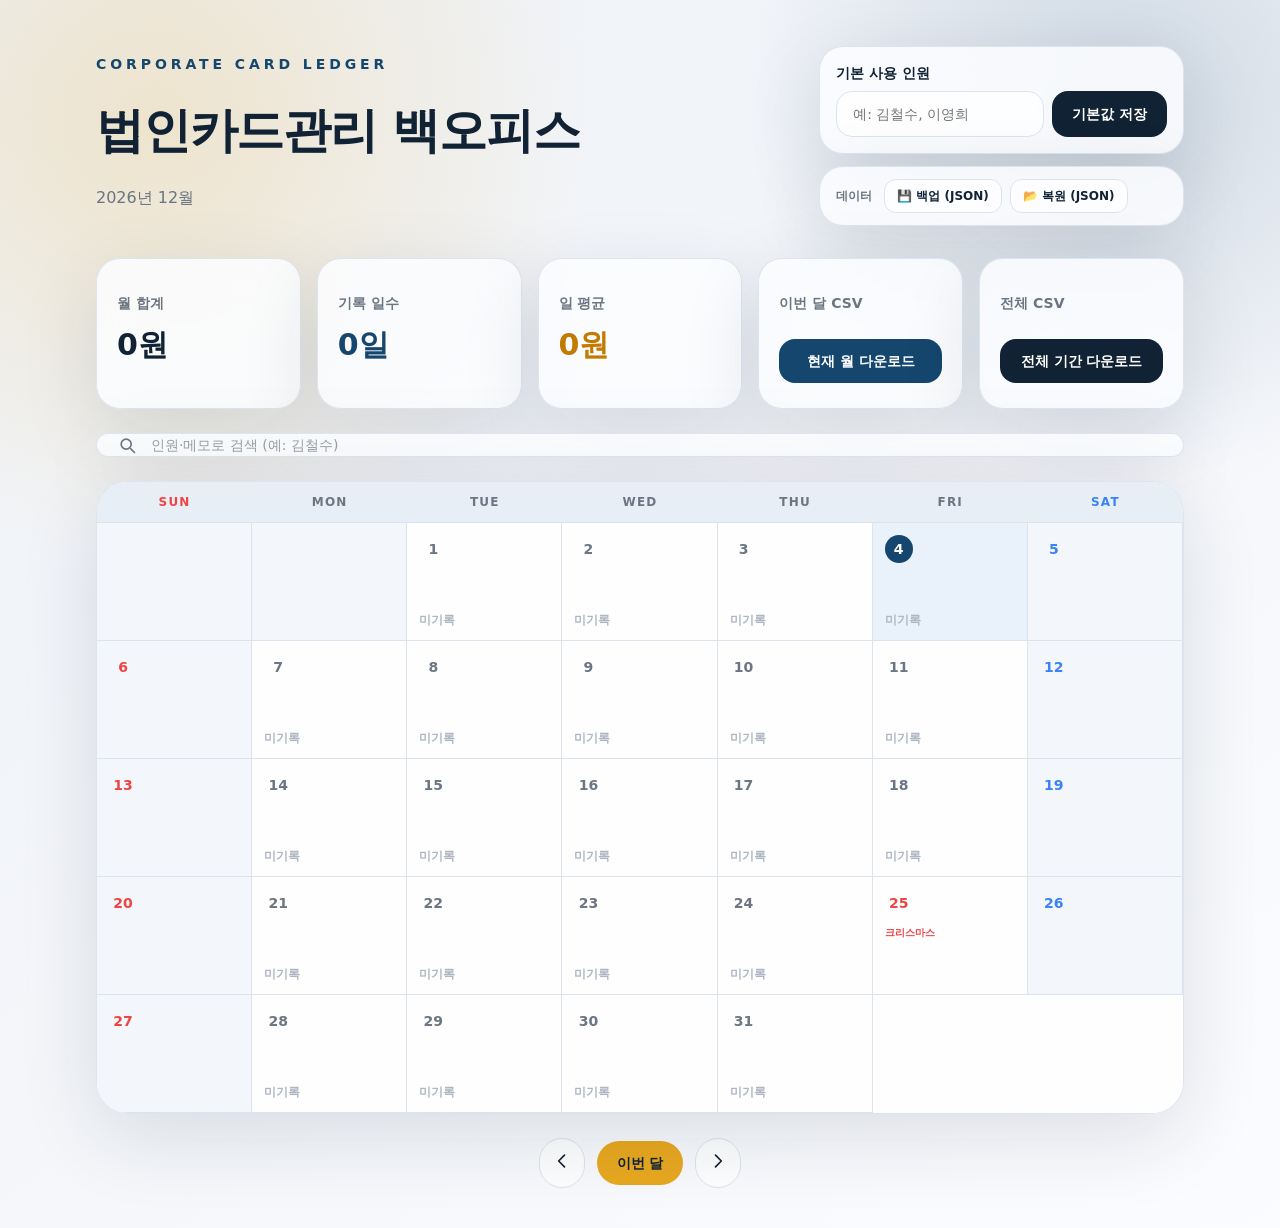
<file: index.html>
<!DOCTYPE html>
<html lang="ko">

<head>
    <meta charset="UTF-8">
    <meta name="viewport" content="width=device-width, initial-scale=1.0, viewport-fit=cover">
    <link rel="icon" href="/favicon.ico" sizes="any">
    <link rel="apple-touch-icon" href="/favicon.ico">
    <meta name="theme-color" content="#15466e">
    <title>법인카드 식대 관리</title>
    <script>
        // 디바이스에 맞는 버전으로 자동 이동 (모바일/터치 → 모바일판, 그 외 → 데스크톱판)
        // history.replaceState 대신 location.replace로 뒤로가기 루프 방지.
        (function () {
            try {
                var isMobile = window.matchMedia('(max-width: 768px)').matches
                    || window.matchMedia('(pointer: coarse)').matches
                    || /Android|iPhone|iPad|iPod|Mobile|Silk/i.test(navigator.userAgent);
                location.replace(isMobile ? './m_expense_ledger.html' : './expense_ledger.html');
            } catch (e) { /* JS 비활성/실패 시 아래 수동 링크로 이동 */ }
        })();
    </script>
    <style>
        * { box-sizing: border-box; }
        body {
            margin: 0; min-height: 100vh;
            display: flex; align-items: center; justify-content: center;
            padding: 24px;
            color: #102234;
            font-family: "Noto Sans KR", "Apple SD Gothic Neo", "Malgun Gothic", system-ui, -apple-system, BlinkMacSystemFont, sans-serif;
            background:
                radial-gradient(circle at 15% 8%, rgba(232, 168, 32, 0.18), transparent 22rem),
                radial-gradient(circle at 88% 10%, rgba(21, 70, 110, 0.16), transparent 20rem),
                linear-gradient(155deg, #eef2f8 0%, #f4f6fa 55%, #fbfcff 100%);
            -webkit-font-smoothing: antialiased;
        }
        .card {
            width: 100%; max-width: 420px;
            background: rgba(252, 253, 255, 0.9);
            border: 1px solid #dde3ec;
            border-radius: 24px;
            padding: 32px 28px;
            box-shadow: 0 24px 70px rgba(16, 34, 52, 0.12);
            text-align: center;
        }
        .eyebrow { font-size: 0.72rem; font-weight: 800; letter-spacing: 0.18em; color: #15466e; }
        h1 { margin: 8px 0 4px; font-size: 1.6rem; font-weight: 800; letter-spacing: -0.02em; }
        p.sub { margin: 0 0 22px; font-size: 0.9rem; color: #6b7682; font-weight: 500; }
        .links { display: flex; flex-direction: column; gap: 12px; }
        a.btn {
            display: flex; align-items: center; justify-content: center; gap: 8px;
            padding: 16px; border-radius: 16px; text-decoration: none; font-weight: 800; font-size: 1rem;
        }
        a.btn.mobile { background: linear-gradient(135deg, #15466e, #0e3050); color: #fff; }
        a.btn.desktop { background: #fcfdff; color: #102234; border: 1px solid #dde3ec; }
        a.btn .ic { font-size: 1.2rem; }
        .hint { margin-top: 18px; font-size: 0.76rem; color: #aeb6c2; font-weight: 600; }
    </style>
</head>

<body>
    <main class="card">
        <p class="eyebrow">CORPORATE CARD LEDGER</p>
        <h1>법인카드 식대 관리</h1>
        <p class="sub">사용하실 버전을 선택하세요</p>
        <div class="links">
            <a class="btn mobile" href="./m_expense_ledger.html"><span class="ic">📱</span> 모바일 (영수증 스캔)</a>
            <a class="btn desktop" href="./expense_ledger.html"><span class="ic">🖥️</span> 데스크톱 (백오피스)</a>
        </div>
        <p class="hint">기기에 맞는 화면으로 자동 이동합니다. 이동하지 않으면 위에서 선택하세요.</p>
    </main>
</body>

</html>
</file>
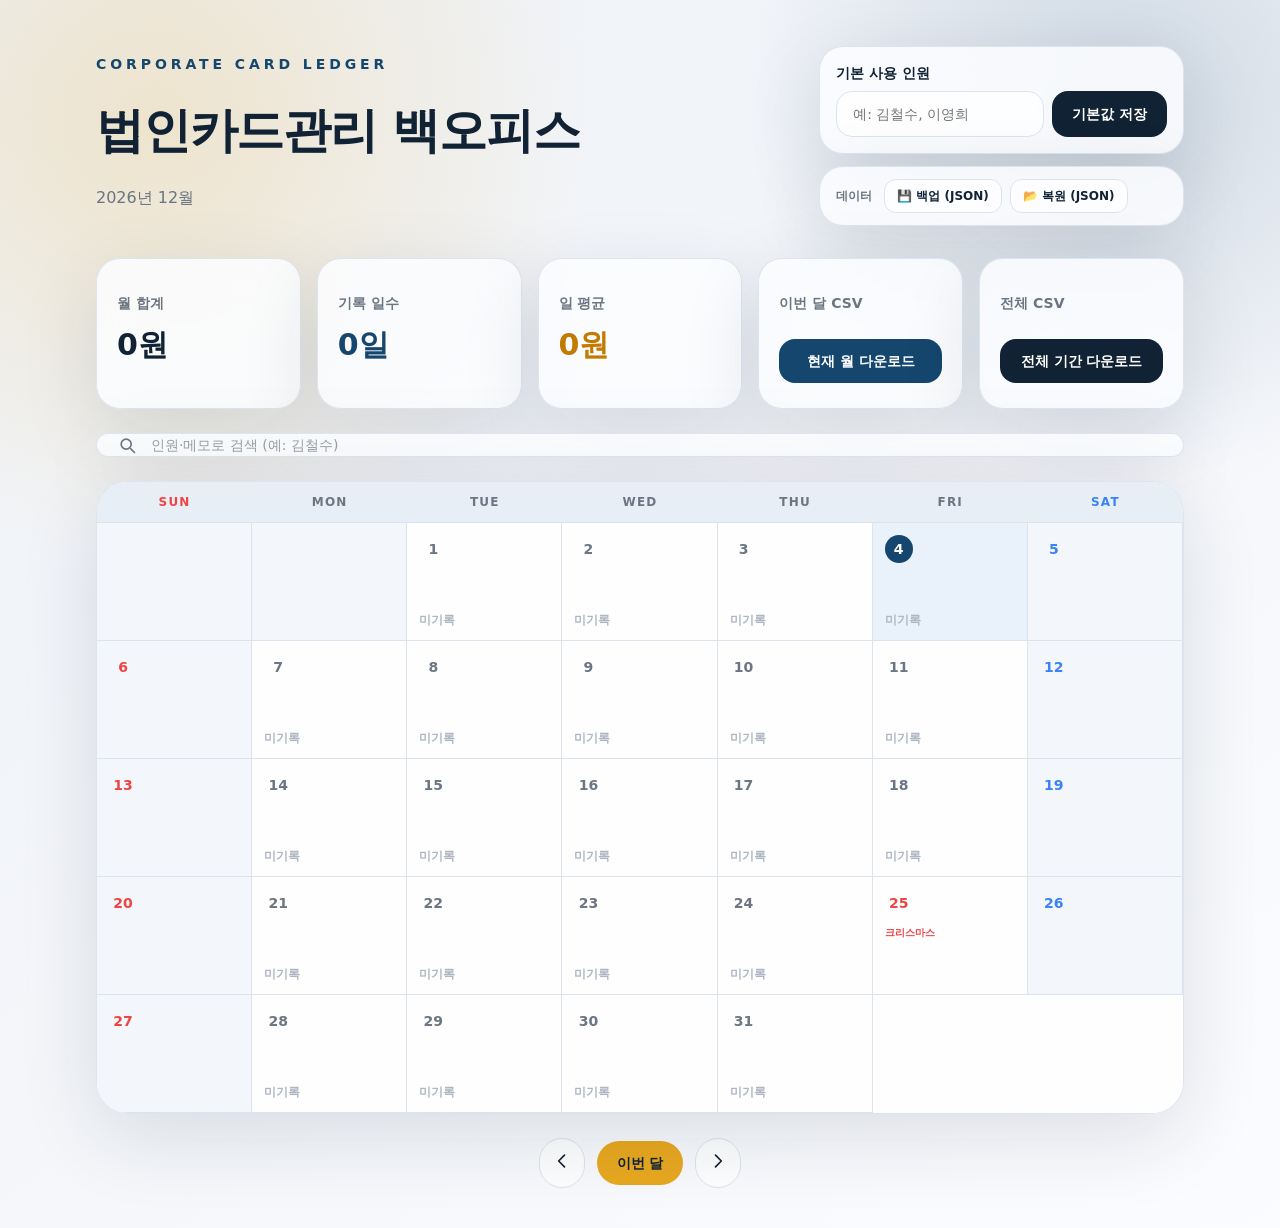
<file: expense_ledger.html>
<!DOCTYPE html>
<html lang="ko">

<head>
    <meta charset="UTF-8">
    <meta name="viewport" content="width=device-width, initial-scale=1.0">
    <link rel="favicon" href="/favicon.ico" sizes="any">
    <link rel="icon" href="/favicon.ico" sizes="any">
    <link rel="apple-touch-icon" href="/icon-180.png">
    <link rel="manifest" href="./manifest.json">
    <meta name="theme-color" content="#15466e">
    <meta name="mobile-web-app-capable" content="yes">
    <meta name="apple-mobile-web-app-capable" content="yes">
    <meta name="apple-mobile-web-app-status-bar-style" content="default">
    <meta name="apple-mobile-web-app-title" content="법인카드">
    <title>법인카드관리 백오피스</title>
    <style>
        :root {
            --ink: #102234;
            --muted: #6b7682;
            --line: #dde3ec;
            --paper: #fcfdff;
            --leaf: #15466e;
            --leaf-dark: #0e3050;
            --amber: #e8a820;
            --z-modal: 50;
            --z-toast: 100;
        }

        * {
            box-sizing: border-box;
        }

        body {
            min-height: 100vh;
            margin: 0;
            color: var(--ink);
            font-family: "Noto Sans KR", "Malgun Gothic", "Apple SD Gothic Neo", system-ui, -apple-system, BlinkMacSystemFont, sans-serif;
            background:
                radial-gradient(circle at 12% 10%, rgba(232, 168, 32, 0.2), transparent 28rem),
                radial-gradient(circle at 88% 8%, rgba(21, 70, 110, 0.16), transparent 24rem),
                linear-gradient(145deg, #eef2f8 0%, #f4f6fa 52%, #fbfcff 100%);
        }

        .calendar-grid {
            display: grid;
            grid-template-columns: repeat(7, minmax(0, 1fr));
        }

        .day-cell {
            min-height: 118px;
            border-right: 1px solid var(--line);
            border-bottom: 1px solid var(--line);
            transition: background-color 0.16s ease, transform 0.16s ease;
        }

        .day-cell:hover {
            background-color: #fdf3d8;
            transform: translateY(-1px);
        }

        .glass {
            background: rgba(252, 253, 255, 0.86);
            border: 1px solid rgba(221, 227, 236, 0.95);
            box-shadow: 0 24px 80px rgba(16, 34, 52, 0.12);
            backdrop-filter: blur(16px);
        }

        input::-webkit-outer-spin-button,
        input::-webkit-inner-spin-button {
            -webkit-appearance: none;
            margin: 0;
        }

        /* 검색 input의 브라우저 기본 ✕ 버튼 제거 (커스텀 버튼 사용) */
        input[type="search"]::-webkit-search-decoration,
        input[type="search"]::-webkit-search-cancel-button,
        input[type="search"]::-webkit-search-results-button,
        input[type="search"]::-webkit-search-results-decoration {
            -webkit-appearance: none;
            display: none;
        }

        /* 검색 input 기본 border 제거 + placeholder 색상 */
        #search-bar {
            border: none;
        }

        #search-bar::placeholder {
            color: var(--muted);
            opacity: 0.7;
        }

        button,
        input,
        label {
            font: inherit;
        }

        button {
            border: 0;
            cursor: pointer;
        }

        /* Offline Tailwind subset: keep this single-file app usable without CDN access. */
        .hidden {
            display: none !important;
        }

        .block {
            display: block;
        }

        .flex {
            display: flex;
        }

        .grid {
            display: grid;
        }

        .fixed {
            position: fixed;
        }

        .inset-0 {
            inset: 0;
        }

        .bottom-6 {
            bottom: 1.5rem;
        }

        .left-1\/2 {
            left: 50%;
        }

        .z-50 {
            z-index: 50;
        }

        [class~="z-[100]"] {
            z-index: 100;
        }

        .mx-auto {
            margin-left: auto;
            margin-right: auto;
        }

        .mb-1 {
            margin-bottom: 0.25rem;
        }

        .mb-2 {
            margin-bottom: 0.5rem;
        }

        .mb-5 {
            margin-bottom: 1.25rem;
        }

        .mb-6 {
            margin-bottom: 1.5rem;
        }

        .mb-8 {
            margin-bottom: 2rem;
        }

        .ml-2 {
            margin-left: 0.5rem;
        }

        .mr-1 {
            margin-right: 0.25rem;
        }

        .mt-0\.5 {
            margin-top: 0.125rem;
        }

        .mt-1 {
            margin-top: 0.25rem;
        }

        .mt-2 {
            margin-top: 0.5rem;
        }

        .mt-3 {
            margin-top: 0.75rem;
        }

        .mt-4 {
            margin-top: 1rem;
        }

        .mt-6 {
            margin-top: 1.5rem;
        }

        .mt-auto {
            margin-top: auto;
        }

        .max-w-6xl {
            max-width: 72rem;
        }

        .max-w-md {
            max-width: 28rem;
        }

        .min-w-0 {
            min-width: 0;
        }

        .h-5 {
            height: 1.25rem;
        }

        .h-7 {
            height: 1.75rem;
        }

        .h-9 {
            height: 2.25rem;
        }

        .w-5 {
            width: 1.25rem;
        }

        .w-7 {
            width: 1.75rem;
        }

        .w-9 {
            width: 2.25rem;
        }

        .w-full {
            width: 100%;
        }

        .flex-1 {
            flex: 1 1 0%;
        }

        .flex-shrink-0 {
            flex-shrink: 0;
        }

        .-translate-x-1\/2 {
            transform: translateX(-50%);
        }

        .cursor-pointer {
            cursor: pointer;
        }

        .grid-cols-1 {
            grid-template-columns: repeat(1, minmax(0, 1fr));
        }

        .flex-col {
            flex-direction: column;
        }

        .items-start {
            align-items: flex-start;
        }

        .items-center {
            align-items: center;
        }

        .items-baseline {
            align-items: baseline;
        }

        .justify-center {
            justify-content: center;
        }

        .justify-between {
            justify-content: space-between;
        }

        .gap-2 {
            gap: 0.5rem;
        }

        .gap-3 {
            gap: 0.75rem;
        }

        .gap-4 {
            gap: 1rem;
        }

        .gap-5 {
            gap: 1.25rem;
        }

        .space-y-2>*+* {
            margin-top: 0.5rem;
        }

        .space-y-4>*+* {
            margin-top: 1rem;
        }

        .overflow-hidden {
            overflow: hidden;
        }

        .truncate {
            overflow: hidden;
            text-overflow: ellipsis;
            white-space: nowrap;
        }

        .rounded-lg {
            border-radius: 0.5rem;
        }

        .rounded-xl {
            border-radius: 0.75rem;
        }

        .rounded-2xl {
            border-radius: 1rem;
        }

        .rounded-3xl {
            border-radius: 1.5rem;
        }

        .rounded-full {
            border-radius: 9999px;
        }

        [class~="rounded-[2rem]"] {
            border-radius: 2rem;
        }

        .border {
            border: 1px solid currentColor;
        }

        .border-b {
            border-bottom: 1px solid currentColor;
        }

        .border-t {
            border-top: 1px solid currentColor;
        }

        [class~="border-[#dde3ec]"] {
            border-color: #dde3ec;
        }

        .bg-white {
            background-color: #fff;
        }

        .bg-transparent {
            background-color: transparent;
        }

        [class~="bg-white/80"] {
            background-color: rgba(255, 255, 255, 0.8);
        }

        [class~="bg-white/78"] {
            background-color: rgba(255, 255, 255, 0.78);
        }

        [class~="bg-white/50"] {
            background-color: rgba(255, 255, 255, 0.5);
        }

        [class~="bg-black/50"] {
            background-color: rgba(0, 0, 0, 0.5);
        }

        [class~="bg-[#fcfdff]"] {
            background-color: #fcfdff;
        }

        [class~="bg-[#102234]"] {
            background-color: #102234;
        }

        [class~="bg-[#15466e]"] {
            background-color: #15466e;
        }

        [class~="bg-[#e8a820]"] {
            background-color: #e8a820;
        }

        [class~="bg-[#c27b00]"] {
            background-color: #c27b00;
        }

        [class~="bg-[#e8edf3]"] {
            background-color: #e8edf3;
        }

        [class~="bg-[#e8eef6]"] {
            background-color: #e8eef6;
        }

        [class~="bg-[#eef2f8]/70"] {
            background-color: rgba(238, 242, 248, 0.7);
        }

        [class~="bg-[#f1f4f9]/80"] {
            background-color: rgba(241, 244, 249, 0.8);
        }

        [class~="bg-[#eef2f7]"] {
            background-color: #eef2f7;
        }

        .bg-green-50 {
            background-color: #e9f1fb;
        }

        .bg-red-50 {
            background-color: #fef2f2;
        }

        .bg-red-700 {
            background-color: #b91c1c;
        }

        .p-1 {
            padding: 0.25rem;
        }

        .p-3 {
            padding: 0.75rem;
        }

        .p-4 {
            padding: 1rem;
        }

        .p-5 {
            padding: 1.25rem;
        }

        .p-6 {
            padding: 1.5rem;
        }

        .px-2\.5 {
            padding-left: 0.625rem;
            padding-right: 0.625rem;
        }

        .px-3 {
            padding-left: 0.75rem;
            padding-right: 0.75rem;
        }

        .px-4 {
            padding-left: 1rem;
            padding-right: 1rem;
        }

        .px-5 {
            padding-left: 1.25rem;
            padding-right: 1.25rem;
        }

        .px-6 {
            padding-left: 1.5rem;
            padding-right: 1.5rem;
        }

        .py-1 {
            padding-top: 0.25rem;
            padding-bottom: 0.25rem;
        }

        .py-2 {
            padding-top: 0.5rem;
            padding-bottom: 0.5rem;
        }

        .py-3 {
            padding-top: 0.75rem;
            padding-bottom: 0.75rem;
        }

        .py-6 {
            padding-top: 1.5rem;
            padding-bottom: 1.5rem;
        }

        .pt-2 {
            padding-top: 0.5rem;
        }

        .text-left {
            text-align: left;
        }

        .text-center {
            text-align: center;
        }

        .text-xs {
            font-size: 0.75rem;
            line-height: 1rem;
        }

        .text-sm {
            font-size: 0.875rem;
            line-height: 1.25rem;
        }

        .text-base {
            font-size: 1rem;
            line-height: 1.5rem;
        }

        .text-lg {
            font-size: 1.125rem;
            line-height: 1.75rem;
        }

        .text-xl {
            font-size: 1.25rem;
            line-height: 1.75rem;
        }

        .text-2xl {
            font-size: 1.5rem;
            line-height: 2rem;
        }

        .text-3xl {
            font-size: 1.875rem;
            line-height: 2.25rem;
        }

        .text-5xl {
            font-size: 3rem;
            line-height: 1;
        }

        .font-medium {
            font-weight: 500;
        }

        .font-bold {
            font-weight: 700;
        }

        .font-extrabold {
            font-weight: 800;
        }

        .uppercase {
            text-transform: uppercase;
        }

        .leading-none {
            line-height: 1;
        }

        .tracking-tight {
            letter-spacing: -0.025em;
        }

        .tracking-widest {
            letter-spacing: 0.1em;
        }

        [class~="tracking-[0.28em]"] {
            letter-spacing: 0.28em;
        }

        .text-white {
            color: #fff;
        }

        .text-green-800 {
            color: #15466e;
        }

        .text-red-500 {
            color: #ef4444;
        }

        .text-red-600 {
            color: #dc2626;
        }

        .text-blue-500 {
            color: #3b82f6;
        }

        [class~="text-[#102234]"] {
            color: #102234;
        }

        [class~="text-[#15466e]"] {
            color: #15466e;
        }

        [class~="text-[#6b7682]"] {
            color: #6b7682;
        }

        [class~="text-[#c27b00]"] {
            color: #c27b00;
        }

        [class~="text-[#aeb6c2]"] {
            color: #aeb6c2;
        }

        .outline-none {
            outline: 2px solid transparent;
            outline-offset: 2px;
        }

        .shadow-2xl {
            box-shadow: 0 25px 50px -12px rgba(0, 0, 0, 0.25);
        }

        .transition {
            transition: color 0.16s ease, background-color 0.16s ease, border-color 0.16s ease, box-shadow 0.16s ease, transform 0.16s ease;
        }

        .ring-1 {
            box-shadow: 0 0 0 1px #15466e;
        }

        [class~="hover:bg-[#22384d]"]:hover {
            background-color: #22384d;
        }

        [class~="hover:bg-[#0e3050]"]:hover {
            background-color: #0e3050;
        }

        [class~="hover:bg-[#e8eef6]"]:hover {
            background-color: #e8eef6;
        }

        [class~="hover:bg-[#d89918]"]:hover {
            background-color: #d89918;
        }

        [class~="hover:bg-[#dde5ee]"]:hover {
            background-color: #dde5ee;
        }

        .hover\:bg-red-100:hover {
            background-color: #fee2e2;
        }

        [class~="focus:border-[#15466e]"]:focus {
            border-color: #15466e;
        }

        [class~="focus:ring-4"]:focus {
            box-shadow: 0 0 0 4px rgba(14, 48, 80, 0.1);
        }

        @keyframes toast-in {
            from {
                opacity: 0;
                transform: translate(-50%, 12px);
            }

            to {
                opacity: 1;
                transform: translate(-50%, 0);
            }
        }

        @keyframes toast-out {
            from {
                opacity: 1;
                transform: translate(-50%, 0);
            }

            to {
                opacity: 0;
                transform: translate(-50%, 12px);
            }
        }

        .toast-show {
            animation: toast-in 0.2s ease forwards;
        }

        .toast-hide {
            animation: toast-out 0.2s ease forwards;
        }

        @media (min-width: 640px) {
            [class~="sm:flex-row"] {
                flex-direction: row;
            }
        }

        @media (min-width: 768px) {
            [class~="md:flex-row"] {
                flex-direction: row;
            }

            [class~="md:items-end"] {
                align-items: flex-end;
            }

            [class~="md:justify-between"] {
                justify-content: space-between;
            }

            [class~="md:grid-cols-5"] {
                grid-template-columns: repeat(5, minmax(0, 1fr));
            }

            [class~="md:px-8"] {
                padding-left: 2rem;
                padding-right: 2rem;
            }

            [class~="md:py-10"] {
                padding-top: 2.5rem;
                padding-bottom: 2.5rem;
            }

            [class~="md:text-5xl"] {
                font-size: 3rem;
                line-height: 1;
            }
        }

        @media (max-width: 640px) {
            .day-cell {
                min-height: 96px;
            }
        }

        /* Modal inner scroll container — 스크롤바 숨김 (스크롤 동작은 유지) */
        .modal-inner {
            max-height: 90vh;
            overflow-y: auto;
            scrollbar-width: none;
            /* Firefox */
            -ms-overflow-style: none;
            /* IE / Edge (레거시) */
        }

        .modal-inner::-webkit-scrollbar {
            display: none;
            /* Chrome / Safari / Opera */
        }

        /* Holiday badge on calendar */
        .holiday-badge {
            display: block;
            font-size: 0.65rem;
            font-weight: 700;
            color: #ef4444;
            line-height: 1.2;
            overflow: hidden;
            text-overflow: ellipsis;
            white-space: nowrap;
            margin-top: 1px;
        }

        /* Search result list */
        .search-result-item {
            display: flex;
            align-items: center;
            gap: 0.75rem;
            padding: 0.75rem 1rem;
            border-bottom: 1px solid var(--line);
            background: rgba(255, 255, 255, 0.6);
            transition: background 0.12s;
        }

        .search-result-item:hover {
            background: #fdf3d8;
        }

        .search-result-item:last-child {
            border-bottom: 0;
        }
    </style>
</head>

<body>
    <div id="app" class="mx-auto max-w-6xl px-4 py-6 md:px-8 md:py-10">
        <header class="mb-8 flex flex-col gap-5 md:flex-row md:items-end md:justify-between">
            <div>
                <p class="mb-2 text-sm font-bold tracking-[0.28em] text-green-800">CORPORATE CARD LEDGER</p>
                <h1 class="text-3xl font-extrabold tracking-tight text-[#102234] md:text-5xl">법인카드관리 백오피스</h1>
                <p id="current-month-display" class="mt-3 text-base font-medium text-[#6b7682]">-</p>
            </div>
            <div class="flex flex-col gap-3">
                <div class="glass rounded-3xl p-4">
                    <label for="default-names-input" class="mb-2 block text-sm font-bold text-[#102234]">기본 사용
                        인원</label>
                    <div class="flex flex-col gap-2 sm:flex-row">
                        <input type="text" id="default-names-input" placeholder="예: 김철수, 이영희"
                            class="min-w-0 flex-1 rounded-2xl border border-[#dde3ec] bg-white/80 px-4 py-3 text-sm font-medium outline-none focus:border-[#15466e] focus:ring-4 focus:ring-green-900/10">
                        <button id="save-default-names"
                            class="rounded-2xl bg-[#102234] px-5 py-3 text-sm font-bold text-white transition hover:bg-[#22384d]">
                            기본값 저장
                        </button>
                    </div>
                    <p id="default-saved-msg" class="mt-1 hidden text-xs font-bold text-[#15466e]">저장됨 ✓</p>
                </div>
                <div class="glass rounded-3xl px-4 py-3 flex items-center gap-2">
                    <span class="text-xs font-bold text-[#6b7682] mr-1">데이터</span>
                    <button id="backup-btn"
                        class="rounded-xl border border-[#dde3ec] bg-white/80 px-3 py-2 text-xs font-bold text-[#102234] transition hover:bg-[#e8eef6]">
                        💾 백업 (JSON)
                    </button>
                    <label
                        class="cursor-pointer rounded-xl border border-[#dde3ec] bg-white/80 px-3 py-2 text-xs font-bold text-[#102234] transition hover:bg-[#e8eef6]">
                        📂 복원 (JSON)
                        <input type="file" id="restore-input" accept=".json" class="hidden">
                    </label>
                </div>
            </div>
        </header>

        <section class="mb-6 grid grid-cols-1 gap-4 md:grid-cols-5">
            <div class="glass rounded-3xl p-5">
                <p class="text-sm font-bold text-[#6b7682]">월 합계</p>
                <h2 id="total-spent" class="mt-2 text-3xl font-extrabold text-[#102234]">0원</h2>
            </div>
            <div class="glass rounded-3xl p-5">
                <p class="text-sm font-bold text-[#6b7682]">기록 일수</p>
                <h2 id="entry-count" class="mt-2 text-3xl font-extrabold text-[#15466e]">0일</h2>
            </div>
            <div class="glass rounded-3xl p-5">
                <p class="text-sm font-bold text-[#6b7682]">일 평균</p>
                <h2 id="avg-spent" class="mt-2 text-3xl font-extrabold text-[#c27b00]">0원</h2>
            </div>
            <div class="glass rounded-3xl p-5">
                <p class="text-sm font-bold text-[#6b7682]">이번 달 CSV</p>
                <button id="export-csv"
                    class="mt-3 w-full rounded-2xl bg-[#15466e] px-4 py-3 text-sm font-bold text-white transition hover:bg-[#0e3050]">
                    현재 월 다운로드
                </button>
            </div>
            <div class="glass rounded-3xl p-5">
                <p class="text-sm font-bold text-[#6b7682]">전체 CSV</p>
                <button id="export-all-csv"
                    class="mt-3 w-full rounded-2xl bg-[#102234] px-4 py-3 text-sm font-bold text-white transition hover:bg-[#22384d]">
                    전체 기간 다운로드
                </button>
            </div>
        </section>

        <!-- 검색 / 필터 -->
        <div class="glass rounded-3xl mb-6 px-5 py-4">
            <div class="flex items-center gap-3">
                <svg class="flex-shrink-0 h-5 w-5 text-[#6b7682]" fill="none" stroke="currentColor" viewBox="0 0 24 24">
                    <path stroke-linecap="round" stroke-linejoin="round" stroke-width="2"
                        d="M21 21l-4.35-4.35M17 11A6 6 0 1 1 5 11a6 6 0 0 1 12 0z"></path>
                </svg>
                <input type="search" id="search-bar" placeholder="인원·메모로 검색 (예: 김철수)"
                    class="min-w-0 flex-1 bg-transparent text-sm font-medium text-[#102234] outline-none"
                    aria-label="기록 검색">
                <button id="search-clear-btn"
                    class="hidden flex-shrink-0 rounded-full text-[#6b7682] hover:bg-[#e8eef6] p-1 text-sm font-bold"
                    aria-label="검색 초기화">✕</button>
            </div>
        </div>

        <!-- 검색 결과 목록 (검색 중일 때만 표시) -->
        <div id="search-results" class="hidden glass overflow-hidden rounded-[2rem] mb-6">
            <div class="px-5 py-3 border-b border-[#dde3ec] flex items-center justify-between">
                <p id="search-result-count" class="text-sm font-bold text-[#6b7682]">결과</p>
            </div>
            <div id="search-result-list"></div>
        </div>

        <main class="glass overflow-hidden rounded-[2rem]">
            <div class="calendar-grid border-b border-[#dde3ec] bg-[#e8eef6] py-3 text-center">
                <div class="text-xs font-extrabold uppercase tracking-widest text-red-500">Sun</div>
                <div class="text-xs font-extrabold uppercase tracking-widest text-[#6b7682]">Mon</div>
                <div class="text-xs font-extrabold uppercase tracking-widest text-[#6b7682]">Tue</div>
                <div class="text-xs font-extrabold uppercase tracking-widest text-[#6b7682]">Wed</div>
                <div class="text-xs font-extrabold uppercase tracking-widest text-[#6b7682]">Thu</div>
                <div class="text-xs font-extrabold uppercase tracking-widest text-[#6b7682]">Fri</div>
                <div class="text-xs font-extrabold uppercase tracking-widest text-blue-500">Sat</div>
            </div>
            <div id="calendar-body" class="calendar-grid bg-white/78"></div>
        </main>

        <nav class="mt-6 flex items-center justify-center gap-3">
            <button id="prev-month"
                class="rounded-full border border-[#dde3ec] bg-white/80 p-3 text-[#102234] transition hover:bg-[#e8eef6]"
                aria-label="이전 달">
                <svg class="h-5 w-5" fill="none" stroke="currentColor" viewBox="0 0 24 24">
                    <path stroke-linecap="round" stroke-linejoin="round" stroke-width="2" d="M15 19l-7-7 7-7"></path>
                </svg>
            </button>
            <button id="today-btn"
                class="rounded-full bg-[#e8a820] px-5 py-3 text-sm font-extrabold text-[#102234] transition hover:bg-[#d89918]">이번
                달</button>
            <button id="next-month"
                class="rounded-full border border-[#dde3ec] bg-white/80 p-3 text-[#102234] transition hover:bg-[#e8eef6]"
                aria-label="다음 달">
                <svg class="h-5 w-5" fill="none" stroke="currentColor" viewBox="0 0 24 24">
                    <path stroke-linecap="round" stroke-linejoin="round" stroke-width="2" d="M9 5l7 7-7 7"></path>
                </svg>
            </button>
        </nav>
    </div>

    <!-- 식대 입력 모달 -->
    <div id="modal" role="dialog" aria-modal="true" aria-labelledby="modal-date-title"
        class="fixed inset-0 z-50 hidden items-center justify-center bg-black/50 p-4">
        <div class="modal-inner w-full max-w-md rounded-[2rem] bg-[#fcfdff] shadow-2xl">
            <div class="p-6">
                <!-- 모달 헤더 -->
                <div class="mb-5 flex items-start justify-between gap-4">
                    <div>
                        <p class="text-sm font-bold text-[#15466e]">식대 기록</p>
                        <h3 id="modal-date-title" class="mt-1 text-2xl font-extrabold text-[#102234]">-</h3>
                    </div>
                    <button id="modal-x-btn" type="button" aria-label="모달 닫기"
                        class="flex-shrink-0 flex h-9 w-9 items-center justify-center rounded-full text-[#6b7682] hover:bg-[#e8eef6] text-xl font-bold leading-none">
                        ×
                    </button>
                </div>

                <!-- 등록된 기록 목록 -->
                <div id="entry-list-wrap" class="hidden mb-5">
                    <p class="text-xs font-bold text-[#6b7682] mb-2">등록된 기록</p>
                    <div id="entry-list" class="space-y-2"></div>
                    <div class="mt-4 border-t border-[#dde3ec]"></div>
                </div>

                <!-- 추가 / 수정 폼 -->
                <div class="space-y-4">
                    <div class="flex items-baseline justify-between">
                        <p id="form-title" class="text-sm font-bold text-[#102234]">새 항목 추가</p>
                        <p id="modal-updated-at" class="hidden text-xs text-[#6b7682]"></p>
                    </div>

                    <div>
                        <label for="expense-amount" class="mb-1 block text-sm font-bold text-[#102234]">사용금액</label>
                        <input type="number" id="expense-amount" min="0" step="1" placeholder="0"
                            class="w-full rounded-2xl border border-[#dde3ec] bg-white px-4 py-3 text-lg font-extrabold outline-none focus:border-[#15466e] focus:ring-4 focus:ring-green-900/10">
                        <p id="amount-preview" class="mt-1 text-sm font-bold text-[#15466e]"></p>
                    </div>
                    <div>
                        <label for="expense-people" class="mb-1 block text-sm font-bold text-[#102234]">사용 인원</label>
                        <input type="text" id="expense-people" placeholder="예: 김철수, 이영희"
                            class="w-full rounded-2xl border border-[#dde3ec] bg-white px-4 py-3 text-sm font-medium outline-none focus:border-[#15466e] focus:ring-4 focus:ring-green-900/10">
                        <p class="mt-2 text-xs font-medium text-[#6b7682]">새 기록에는 저장된 기본 사용 인원이 자동 입력됩니다.</p>
                    </div>
                    <div>
                        <label for="expense-pay-time" class="mb-1 block text-sm font-bold text-[#102234]">결제 시간</label>
                        <input type="time" id="expense-pay-time"
                            class="w-full rounded-2xl border border-[#dde3ec] bg-white px-4 py-3 text-sm font-medium outline-none focus:border-[#15466e] focus:ring-4 focus:ring-green-900/10">
                    </div>
                    <div class="flex gap-3">
                        <div class="flex-1">
                            <label for="expense-merchant" class="mb-1 block text-sm font-bold text-[#102234]">가맹점
                                번호</label>
                            <input type="text" id="expense-merchant" placeholder="선택 입력"
                                class="w-full rounded-2xl border border-[#dde3ec] bg-white px-4 py-3 text-sm font-medium outline-none focus:border-[#15466e] focus:ring-4 focus:ring-green-900/10">
                        </div>
                        <div class="flex-1">
                            <label for="expense-approval" class="mb-1 block text-sm font-bold text-[#102234]">승인
                                번호</label>
                            <input type="text" id="expense-approval" placeholder="선택 입력"
                                class="w-full rounded-2xl border border-[#dde3ec] bg-white px-4 py-3 text-sm font-medium outline-none focus:border-[#15466e] focus:ring-4 focus:ring-green-900/10">
                        </div>
                    </div>
                    <div>
                        <label for="expense-note" class="mb-1 block text-sm font-bold text-[#102234]">메모</label>
                        <input type="text" id="expense-note" placeholder="선택 입력"
                            class="w-full rounded-2xl border border-[#dde3ec] bg-white px-4 py-3 text-sm font-medium outline-none focus:border-[#15466e] focus:ring-4 focus:ring-green-900/10">
                    </div>

                    <!-- 추가 모드 버튼 -->
                    <div id="btn-add-mode" class="flex gap-2 pt-2">
                        <button id="close-modal-btn"
                            class="flex-1 rounded-2xl bg-[#e8edf3] px-4 py-3 text-sm font-bold text-[#102234] hover:bg-[#dde5ee]">닫기</button>
                        <button id="add-expense-btn"
                            class="flex-1 rounded-2xl bg-[#15466e] px-4 py-3 text-sm font-bold text-white hover:bg-[#0e3050]">추가</button>
                    </div>

                    <!-- 수정 모드 버튼 -->
                    <div id="btn-edit-mode" class="hidden flex gap-2 pt-2">
                        <button id="delete-editing-btn"
                            class="flex-1 rounded-2xl bg-red-50 px-4 py-3 text-sm font-bold text-red-600 hover:bg-red-100">삭제</button>
                        <button id="cancel-edit-btn"
                            class="flex-1 rounded-2xl bg-[#e8edf3] px-4 py-3 text-sm font-bold text-[#102234] hover:bg-[#dde5ee]">취소</button>
                        <button id="save-expense-btn"
                            class="flex-1 rounded-2xl bg-[#15466e] px-4 py-3 text-sm font-bold text-white hover:bg-[#0e3050]">저장</button>
                    </div>
                </div>
            </div>
        </div>
    </div>

    <!-- 토스트 메시지 -->
    <div id="toast"
        class="fixed bottom-6 left-1/2 z-[100] hidden -translate-x-1/2 rounded-2xl bg-[#102234] px-6 py-3 text-sm font-bold text-white shadow-2xl">
    </div>

    <script>
        (function () {
            'use strict';
            // ── [상수] ──────────────────────────────────────────────────────────────
            const STORAGE_KEY = 'overtime_dinner_ledger_entries';
            const DEFAULT_PEOPLE_KEY = 'overtime_dinner_ledger_default_people';
            const DAYS_KR = ['일', '월', '화', '수', '목', '금', '토'];
            const SCHEMA_VERSION = 2;
            const FOCUSABLE_SELECTOR = 'button:not([disabled]), [href], input:not([disabled]), select:not([disabled]), textarea:not([disabled]), [tabindex]:not([tabindex="-1"])';

            /**
             * 한국 공휴일 (고정 공휴일 + 2024-2028 음력 연동 공휴일)
             * 음력 공휴일(설날·추석)은 해마다 날짜가 달라 연도별 하드코딩.
             */
            const HOLIDAYS = (() => {
                // 매년 반복되는 고정 공휴일 (MM-DD → 이름)
                const annual = {
                    '01-01': '신정',
                    '03-01': '삼일절',
                    '05-05': '어린이날',
                    '06-06': '현충일',
                    '08-15': '광복절',
                    '10-03': '개천절',
                    '10-09': '한글날',
                    '12-25': '크리스마스',
                };
                // 음력 연동 공휴일 이름 (연도별 YYYY-MM-DD → 이름)
                const lunarNames = {
                    '2024-02-09': '설날 전날', '2024-02-10': '설날', '2024-02-11': '설날 다음날',
                    '2025-01-28': '설날 전날', '2025-01-29': '설날', '2025-01-30': '설날 다음날',
                    '2026-02-16': '설날 전날', '2026-02-17': '설날', '2026-02-18': '설날 다음날',
                    '2027-02-06': '설날 전날', '2027-02-07': '설날', '2027-02-08': '설날 다음날',
                    '2028-01-26': '설날 전날', '2028-01-27': '설날', '2028-01-28': '설날 다음날',
                    '2024-05-15': '부처님 오신날', '2025-05-05': '부처님 오신날', '2026-05-24': '부처님 오신날', '2027-05-13': '부처님 오신날', '2028-05-02': '부처님 오신날',
                    '2024-09-16': '추석 전날', '2024-09-17': '추석', '2024-09-18': '추석 다음날',
                    '2025-10-05': '추석 전날', '2025-10-06': '추석', '2025-10-07': '추석 다음날',
                    '2026-09-24': '추석 전날', '2026-09-25': '추석', '2026-09-26': '추석 다음날',
                    '2027-09-14': '추석 전날', '2027-09-15': '추석', '2027-09-16': '추석 다음날',
                    '2028-10-02': '추석 전날', '2028-10-03': '추석', '2028-10-04': '추석 다음날',
                };

                const map = {};
                // 2024-2028 범위에서 연간 공휴일 전개
                for (let y = 2024; y <= 2028; y++) {
                    for (const [mmdd, name] of Object.entries(annual)) {
                        map[`${y}-${mmdd}`] = name;
                    }
                }
                // 음력 연동 공휴일 덮어쓰기 (이름 우선)
                for (const [date, name] of Object.entries(lunarNames)) {
                    map[date] = name;
                }
                return map;
            })();

            // ── 토스트 (초기화 전에 선언 필요)
            let toastTimer = null;
            function showToast(message, type = 'success') {
                const toast = document.getElementById('toast');
                if (!toast) return;
                toast.textContent = message;
                toast.className = `fixed bottom-6 left-1/2 z-[100] -translate-x-1/2 rounded-2xl px-6 py-3 text-sm font-bold text-white shadow-2xl toast-show ${type === 'error' ? 'bg-red-700' : type === 'warn' ? 'bg-[#c27b00]' : 'bg-[#102234]'
                    }`;
                toast.classList.remove('hidden');
                if (toastTimer) clearTimeout(toastTimer);
                toastTimer = setTimeout(() => {
                    toast.classList.replace('toast-show', 'toast-hide');
                    setTimeout(() => toast.classList.add('hidden'), 200);
                }, 1800);
            }

            // ── [유틸] ───────────────────────────────────────────────────────────────
            const generateId = () => `${Date.now()}-${Math.random().toString(36).slice(2, 7)}`;

            /**
             * DOM 생성 헬퍼: createElement + className + textContent 한 번에
             * @param {string} tag
             * @param {string} [className]
             * @param {string|number} [text]
             * @returns {HTMLElement}
             */
            const el = (tag, className, text) => {
                const node = document.createElement(tag);
                if (className) node.className = className;
                if (text !== undefined && text !== null) node.textContent = String(text);
                return node;
            };

            // 단일 entry 정규화 + 유효성 검사 (실패 시 null)
            const normalizeEntry = (e) => {
                if (!e || typeof e !== 'object') return null;
                const amount = Number(e.amount);
                if (!Number.isFinite(amount) || amount <= 0) return null;
                return {
                    id: (typeof e.id === 'string' && e.id) ? e.id : generateId(),
                    amount,
                    people: typeof e.people === 'string' ? e.people : '',
                    payTime: typeof e.payTime === 'string' ? e.payTime : '',
                    merchant: typeof e.merchant === 'string' ? e.merchant : '',
                    approval: typeof e.approval === 'string' ? e.approval : '',
                    note: typeof e.note === 'string' ? e.note : '',
                    updatedAt: typeof e.updatedAt === 'string' ? e.updatedAt : new Date().toISOString()
                };
            };

            // 날짜 맵 정규화: 형식 검증 + 각 entry 검증, 건너뛴 개수 반환
            const migrateRawEntries = (rawEntries) => {
                const result = {};
                let skipped = 0;
                for (const [date, value] of Object.entries(rawEntries || {})) {
                    if (!/^\d{4}-\d{2}-\d{2}$/.test(date)) { skipped++; continue; }
                    if (Array.isArray(value)) {
                        const valid = value.map(normalizeEntry).filter(Boolean);
                        if (valid.length) result[date] = valid;
                        skipped += value.length - valid.length;
                    } else if (value && typeof value === 'object' && value.amount !== undefined) {
                        // 구버전(단일 객체) 호환
                        const normalized = normalizeEntry(value);
                        if (normalized) result[date] = [normalized];
                        else skipped++;
                    } else {
                        skipped++;
                    }
                }
                return { entries: result, skipped };
            };

            // 스토리지 포맷 통합 처리: { version, data } 또는 구버전(직접 맵)
            const migrateEntries = (raw) => {
                const rawData = (raw && typeof raw === 'object' && raw.version !== undefined && raw.data)
                    ? raw.data : raw;
                return migrateRawEntries(rawData);
            };

            function loadEntries() {
                try {
                    const { entries: result, skipped } = migrateEntries(JSON.parse(localStorage.getItem(STORAGE_KEY) || '{}'));
                    if (skipped > 0) {
                        setTimeout(() => showToast(`불러오는 중 잘못된 기록 ${skipped}건을 건너뛰었습니다`, 'warn'), 100);
                    }
                    return result;
                } catch {
                    setTimeout(() => showToast('저장된 데이터를 불러오는 데 실패했습니다. 빈 상태로 시작합니다.', 'error'), 100);
                    return {};
                }
            }

            // ── [상태] ───────────────────────────────────────────────────────────────
            let currentDate = new Date();
            let entries = loadEntries();
            let defaultPeople = localStorage.getItem(DEFAULT_PEOPLE_KEY) || '';
            let selectedDateStr = null;
            let editingEntryId = null;
            let lastFocusedBeforeModal = null;

            // ── [DOM キャッシュ] ──────────────────────────────────────────────────────
            /** 頻用 DOM 참조를 한 곳에 모아 타이핑 오류를 방지하고 재쿼리를 막습니다 */
            const dom = {
                calendarBody: document.getElementById('calendar-body'),
                monthDisplay: document.getElementById('current-month-display'),
                totalSpentEl: document.getElementById('total-spent'),
                entryCountEl: document.getElementById('entry-count'),
                avgSpentEl: document.getElementById('avg-spent'),
                defaultNamesInput: document.getElementById('default-names-input'),
                modal: document.getElementById('modal'),
                modalDateTitle: document.getElementById('modal-date-title'),
                modalUpdatedAt: document.getElementById('modal-updated-at'),
                amountInput: document.getElementById('expense-amount'),
                amountPreview: document.getElementById('amount-preview'),
                peopleInput: document.getElementById('expense-people'),
                noteInput: document.getElementById('expense-note'),
                entryListWrap: document.getElementById('entry-list-wrap'),
                entryList: document.getElementById('entry-list'),
                btnAddMode: document.getElementById('btn-add-mode'),
                btnEditMode: document.getElementById('btn-edit-mode'),
                formTitle: document.getElementById('form-title'),
                payTimeInput: document.getElementById('expense-pay-time'),
                merchantInput: document.getElementById('expense-merchant'),
                approvalInput: document.getElementById('expense-approval'),
                searchBar: document.getElementById('search-bar'),
                searchResults: document.getElementById('search-results'),
            };
            // 하위 호환 별칭 (기존 코드 변경 최소화)
            const calendarBody = dom.calendarBody;
            const monthDisplay = dom.monthDisplay;
            const totalSpentEl = dom.totalSpentEl;
            const entryCountEl = dom.entryCountEl;
            const avgSpentEl = dom.avgSpentEl;
            const defaultNamesInput = dom.defaultNamesInput;
            const modal = dom.modal;
            const modalDateTitle = dom.modalDateTitle;
            const modalUpdatedAt = dom.modalUpdatedAt;
            const amountInput = dom.amountInput;
            const amountPreview = dom.amountPreview;
            const peopleInput = dom.peopleInput;
            const noteInput = dom.noteInput;
            const entryListWrap = dom.entryListWrap;
            const entryList = dom.entryList;
            const btnAddMode = dom.btnAddMode;
            const btnEditMode = dom.btnEditMode;

            // ── [포맷 헬퍼] ──────────────────────────────────────────────────────────
            const toDateStr = (year, monthIndex, day) =>
                `${year}-${String(monthIndex + 1).padStart(2, '0')}-${String(day).padStart(2, '0')}`;

            const formatWon = (amount) => `${Number(amount || 0).toLocaleString('ko-KR')}원`;

            // 시간대 안전: YYYY-MM-DD를 로컬 시간 기준으로 파싱
            const getDayOfWeek = (dateStr) => {
                const [y, m, d] = dateStr.split('-').map(Number);
                return DAYS_KR[new Date(y, m - 1, d).getDay()];
            };

            // 중복 인원 제거 후 카운트
            const countPeople = (people) => {
                if (!people) return 0;
                const names = people.split(',').map(p => p.trim()).filter(Boolean);
                return new Set(names).size;
            };

            // ── [Store: 데이터 접근] ─────────────────────────────────────────────────
            const getMonthlyDays = () => {
                const year = currentDate.getFullYear();
                const month = currentDate.getMonth();
                return Object.entries(entries)
                    .filter(([date]) => {
                        const [y, m] = date.split('-').map(Number);
                        return y === year && m === month + 1;
                    })
                    .sort(([a], [b]) => a.localeCompare(b));
            };

            const saveEntries = () => localStorage.setItem(STORAGE_KEY, JSON.stringify({
                version: SCHEMA_VERSION,
                savedAt: new Date().toISOString(),
                data: entries
            }));

            // ── [기본 인원 저장] ─────────────────────────────────────────────────────
            const saveDefaultPeople = () => {
                defaultPeople = defaultNamesInput.value.trim();
                localStorage.setItem(DEFAULT_PEOPLE_KEY, defaultPeople);
                const msg = document.getElementById('default-saved-msg');
                msg.classList.remove('hidden');
                setTimeout(() => msg.classList.add('hidden'), 800);
            };

            // ── [통계] ───────────────────────────────────────────────────────────────
            const updateStats = () => {
                const days = getMonthlyDays();
                const dayCount = days.length;
                const total = days.reduce((sum, [, es]) =>
                    sum + (es || []).reduce((s, e) => s + Number(e.amount || 0), 0), 0);
                const avg = dayCount ? Math.round(total / dayCount) : 0;

                totalSpentEl.textContent = formatWon(total);
                entryCountEl.textContent = `${dayCount.toLocaleString('ko-KR')}일`;
                avgSpentEl.textContent = formatWon(avg);
            };

            // ── [달력 렌더링] ────────────────────────────────────────────────────────
            const renderCalendar = () => {
                calendarBody.innerHTML = '';
                const year = currentDate.getFullYear();
                const month = currentDate.getMonth();
                const firstDay = new Date(year, month, 1).getDay();
                const daysInMonth = new Date(year, month + 1, 0).getDate();
                const today = new Date();
                const todayStr = toDateStr(today.getFullYear(), today.getMonth(), today.getDate());

                monthDisplay.textContent = `${year}년 ${month + 1}월`;

                // 첫 주 앞 빈 칸
                for (let i = 0; i < firstDay; i++) {
                    calendarBody.appendChild(el('div', 'day-cell bg-[#eef2f8]/70'));
                }

                for (let day = 1; day <= daysInMonth; day++) {
                    const dateStr = toDateStr(year, month, day);
                    const dayOfWeek = new Date(year, month, day).getDay();
                    const isToday = dateStr === todayStr;
                    const isSunday = dayOfWeek === 0;
                    const isSaturday = dayOfWeek === 6;
                    const isWeekend = isSunday || isSaturday;
                    const dayEntries = entries[dateStr] || [];
                    const holiday = HOLIDAYS[dateStr] || null;

                    const cell = el('button', `day-cell flex min-w-0 flex-col p-3 text-left ${isToday ? 'bg-green-50' : isWeekend ? 'bg-[#f1f4f9]/80' : 'bg-white/50'
                        }`);
                    cell.type = 'button';
                    cell.onclick = () => openModal(dateStr);
                    if (isToday) cell.setAttribute('aria-current', 'date');

                    // 날짜 숫자
                    const dayNum = el('span',
                        `mb-2 flex h-7 w-7 items-center justify-center rounded-full text-sm font-extrabold ${isToday ? 'bg-[#15466e] text-white' :
                            (isSunday || holiday) ? 'text-red-500' :
                                isSaturday ? 'text-blue-500' :
                                    'text-[#6b7682]'
                        }`, day);
                    cell.appendChild(dayNum);

                    // 공휴일 이름 표시
                    if (holiday) {
                        cell.appendChild(el('span', 'holiday-badge', holiday));
                    }

                    if (dayEntries.length > 0) {
                        const totalAmt = dayEntries.reduce((s, e) => s + Number(e.amount || 0), 0);
                        cell.appendChild(el('strong', 'truncate text-base font-extrabold text-[#102234]', formatWon(totalAmt)));

                        if (dayEntries.length > 1) {
                            cell.appendChild(el('span', 'mt-0.5 text-xs font-extrabold text-[#c27b00]', `${dayEntries.length}건`));
                        }

                        const firstPeople = dayEntries[0].people;
                        if (firstPeople) {
                            cell.appendChild(el('span', 'mt-1 truncate text-xs font-bold text-[#15466e]',
                                dayEntries.length > 1 ? `${firstPeople} 외` : firstPeople));
                        }

                        if (dayEntries.length === 1 && dayEntries[0].note) {
                            cell.appendChild(el('span', 'mt-1 truncate text-xs text-[#6b7682]', dayEntries[0].note));
                        }
                    } else if (!isWeekend && !holiday) {
                        cell.appendChild(el('span', 'mt-auto text-xs font-bold text-[#aeb6c2]', '미기록'));
                    }

                    calendarBody.appendChild(cell);
                }
            };

            const refresh = () => { renderCalendar(); updateStats(); };

            // ── [Modal: 폼 상태 전환] ────────────────────────────────────────────────
            const setAddMode = () => {
                editingEntryId = null;
                amountInput.value = '';
                peopleInput.value = defaultPeople;
                dom.payTimeInput.value = '';
                dom.merchantInput.value = '';
                dom.approvalInput.value = '';
                noteInput.value = '';
                amountPreview.textContent = '';
                modalUpdatedAt.classList.add('hidden');
                dom.formTitle.textContent = '새 항목 추가';
                btnAddMode.classList.remove('hidden');
                btnEditMode.classList.add('hidden');
            };

            const setEditMode = (entry) => {
                editingEntryId = entry.id;
                amountInput.value = entry.amount;
                peopleInput.value = entry.people || '';
                dom.payTimeInput.value = entry.payTime || '';
                dom.merchantInput.value = entry.merchant || '';
                dom.approvalInput.value = entry.approval || '';
                noteInput.value = entry.note || '';
                amountPreview.textContent = entry.amount ? formatWon(entry.amount) : '';
                dom.formTitle.textContent = '항목 수정';
                btnAddMode.classList.add('hidden');
                btnEditMode.classList.remove('hidden');
                if (entry.updatedAt) {
                    const dt = new Date(entry.updatedAt);
                    modalUpdatedAt.textContent = `${dt.getFullYear()}.${String(dt.getMonth() + 1).padStart(2, '0')}.${String(dt.getDate()).padStart(2, '0')} ${String(dt.getHours()).padStart(2, '0')}:${String(dt.getMinutes()).padStart(2, '0')} 수정`;
                    modalUpdatedAt.classList.remove('hidden');
                } else {
                    modalUpdatedAt.classList.add('hidden');
                }
            };

            // ── [Modal: 기록 목록 렌더링] ────────────────────────────────────────────
            const renderEntryList = () => {
                const dayEntries = entries[selectedDateStr] || [];
                if (dayEntries.length === 0) {
                    entryListWrap.classList.add('hidden');
                    return;
                }
                entryListWrap.classList.remove('hidden');
                entryList.innerHTML = '';

                dayEntries.forEach((entry) => {
                    const isActive = editingEntryId === entry.id;
                    const item = el('div', `flex items-start gap-2 rounded-xl p-3 transition ${isActive ? 'bg-green-50 ring-1 ring-[#15466e]' : 'bg-[#eef2f7]'
                        }`);

                    const info = el('div', 'flex-1 min-w-0');

                    // 1행: 금액 + 결제시간
                    const row1 = el('div', 'flex items-baseline gap-2');
                    row1.appendChild(el('strong', 'text-sm font-extrabold text-[#102234]', formatWon(entry.amount)));
                    if (entry.payTime) row1.appendChild(el('span', 'text-xs font-medium text-[#6b7682]', entry.payTime));
                    info.appendChild(row1);

                    // 2행: 인원
                    if (entry.people) info.appendChild(el('span', 'block mt-0.5 text-xs font-bold text-[#15466e]', entry.people));

                    // 3행: 가맹점·승인번호·메모 (있을 때만)
                    const meta = [];
                    if (entry.merchant) meta.push(`가맹점 ${entry.merchant}`);
                    if (entry.approval) meta.push(`승인 ${entry.approval}`);
                    if (entry.note) meta.push(entry.note);
                    if (meta.length) info.appendChild(el('span', 'block mt-0.5 truncate text-xs text-[#6b7682]', meta.join(' · ')));

                    const editBtn = el('button', 'flex-shrink-0 rounded-lg border border-[#dde3ec] bg-white px-2.5 py-1 text-xs font-bold text-[#102234] hover:bg-[#e8eef6]', '수정');
                    editBtn.onclick = (e) => { e.stopPropagation(); startEdit(entry.id); };

                    const delBtn = el('button', 'flex-shrink-0 rounded-lg bg-red-50 px-2.5 py-1 text-xs font-bold text-red-600 hover:bg-red-100', '삭제');
                    delBtn.onclick = (e) => { e.stopPropagation(); deleteEntryById(entry.id); };

                    item.appendChild(info);
                    item.appendChild(editBtn);
                    item.appendChild(delBtn);
                    entryList.appendChild(item);
                });
            };

            // ── [Modal: 열기 / 닫기] ─────────────────────────────────────────────────
            const openModal = (dateStr) => {
                lastFocusedBeforeModal = document.activeElement;
                selectedDateStr = dateStr;
                const [year, month, day] = dateStr.split('-');
                modalDateTitle.textContent = `${year}년 ${Number(month)}월 ${Number(day)}일 (${getDayOfWeek(dateStr)})`;
                setAddMode();
                renderEntryList();
                modal.classList.remove('hidden');
                modal.classList.add('flex');
                // 스크롤바가 사라질 때 생기는 레이아웃 시프트 방지:
                // overflow:hidden 전에 스크롤바 너비만큼 padding-right로 보정
                const scrollbarW = window.innerWidth - document.documentElement.clientWidth;
                document.body.style.overflow = 'hidden';
                document.body.style.paddingRight = scrollbarW > 0 ? `${scrollbarW}px` : '';
                amountInput.focus();
            };

            const closeModal = () => {
                if (modal.classList.contains('hidden')) return;
                modal.classList.add('hidden');
                modal.classList.remove('flex');
                selectedDateStr = null;
                editingEntryId = null;
                document.body.style.overflow = '';
                document.body.style.paddingRight = '';
                if (lastFocusedBeforeModal && typeof lastFocusedBeforeModal.focus === 'function') {
                    lastFocusedBeforeModal.focus();
                }
                lastFocusedBeforeModal = null;
            };

            // ── [CRUD: 항목 추가] ────────────────────────────────────────────────────
            const addEntry = () => {
                if (!selectedDateStr) return;
                const amount = Number(amountInput.value || 0);
                if (!amount || amount <= 0) { showToast('금액을 입력해주세요', 'warn'); amountInput.focus(); return; }
                const people = peopleInput.value.trim();
                const payTime = dom.payTimeInput.value.trim();
                const merchant = dom.merchantInput.value.trim();
                const approval = dom.approvalInput.value.trim();
                const note = noteInput.value.trim();

                if (!entries[selectedDateStr]) entries[selectedDateStr] = [];
                entries[selectedDateStr].push({
                    id: generateId(),
                    amount,
                    people: people || defaultPeople,
                    payTime,
                    merchant,
                    approval,
                    note,
                    updatedAt: new Date().toISOString()
                });

                saveEntries();
                refresh();
                setAddMode();
                renderEntryList();
                showToast('추가되었습니다 ✓');
            };

            // ── 항목 수정 시작
            const startEdit = (entryId) => {
                const dayEntries = entries[selectedDateStr] || [];
                const entry = dayEntries.find(e => e.id === entryId);
                if (!entry) return;
                setEditMode(entry);
                renderEntryList();
                amountInput.focus();
                amountInput.select();
            };

            // ── 항목 수정 저장
            const saveEditEntry = () => {
                if (!selectedDateStr || !editingEntryId) return;
                const amount = Number(amountInput.value || 0);
                if (!amount || amount <= 0) { showToast('금액을 입력해주세요', 'warn'); amountInput.focus(); return; }
                const people = peopleInput.value.trim();
                const payTime = dom.payTimeInput.value.trim();
                const merchant = dom.merchantInput.value.trim();
                const approval = dom.approvalInput.value.trim();
                const note = noteInput.value.trim();
                const dayEntries = entries[selectedDateStr] || [];
                const idx = dayEntries.findIndex(e => e.id === editingEntryId);
                if (idx !== -1) {
                    dayEntries[idx] = { ...dayEntries[idx], amount, people, payTime, merchant, approval, note, updatedAt: new Date().toISOString() };
                }
                saveEntries();
                refresh();
                setAddMode();
                renderEntryList();
                showToast('수정되었습니다 ✓');
            };

            // ── 항목 삭제 (확인 다이얼로그)
            const deleteEntryById = (entryId) => {
                if (!selectedDateStr || !entries[selectedDateStr]) return;
                const target = entries[selectedDateStr].find(e => e.id === entryId);
                if (!target) return;
                const detail = `금액: ${formatWon(target.amount)}\n인원: ${target.people || '-'}`;
                if (!confirm(`이 기록을 삭제하시겠습니까?\n${detail}`)) return;
                const wasEditing = editingEntryId === entryId;
                entries[selectedDateStr] = entries[selectedDateStr].filter(e => e.id !== entryId);
                if (entries[selectedDateStr].length === 0) delete entries[selectedDateStr];
                saveEntries();
                refresh();
                if (wasEditing) setAddMode();
                renderEntryList();
                showToast('삭제되었습니다');
            };

            // ── [Exporter: CSV / 백업] ───────────────────────────────────────────────
            const escapeCsv = (value) => {
                const text = String(value ?? '');
                return /[",\r\n]/.test(text) ? `"${text.replace(/"/g, '""')}"` : text;
            };

            const buildCsvRows = (days) => {
                const header = ['날짜', '결제시간', '요일', '사용금액(원)', '인원수', '사용인원', '가맹점번호', '승인번호', '메모'];
                const rows = [];
                for (const [date, dayEntries] of days) {
                    for (const entry of (dayEntries || [])) {
                        rows.push([
                            date,
                            entry.payTime || '',
                            getDayOfWeek(date),
                            Number(entry.amount || 0),
                            countPeople(entry.people),
                            entry.people || '',
                            entry.merchant || '',
                            entry.approval || '',
                            entry.note || ''
                        ]);
                    }
                }
                const total = rows.reduce((sum, row) => sum + Number(row[3]), 0);
                return [header, ...rows, [], ['합계', '', '', total, '', '', '', '', '']]
                    .map(row => row.map(escapeCsv).join(','))
                    .join('\r\n');
            };

            const downloadCsv = (csv, filename) => {
                const csvWithBom = `\uFEFF${csv}`;
                const blob = new Blob([csvWithBom], { type: 'text/csv;charset=utf-8;' });
                const url = URL.createObjectURL(blob);
                const link = document.createElement('a');
                link.href = url; link.download = filename;
                document.body.appendChild(link); link.click(); link.remove();
                URL.revokeObjectURL(url);
            };

            const exportCsv = () => {
                const days = getMonthlyDays();
                if (!days.length) { showToast('이번 달 기록이 없습니다', 'warn'); return; }
                const y = currentDate.getFullYear();
                const m = String(currentDate.getMonth() + 1).padStart(2, '0');
                downloadCsv(buildCsvRows(days), `야근식대_${y}-${m}.csv`);
                showToast('CSV 다운로드가 시작됩니다 ✓');
            };

            const exportAllCsv = () => {
                const allDays = Object.entries(entries).sort(([a], [b]) => a.localeCompare(b));
                if (!allDays.length) { showToast('저장된 기록이 없습니다', 'warn'); return; }
                const today = new Date();
                const stamp = `${today.getFullYear()}${String(today.getMonth() + 1).padStart(2, '0')}${String(today.getDate()).padStart(2, '0')}`;
                downloadCsv(buildCsvRows(allDays), `야근식대_전체_${stamp}.csv`);
                showToast('전체 CSV 다운로드가 시작됩니다 ✓');
            };

            // ── 백업 / 복원
            const backupData = () => {
                const payload = {
                    version: SCHEMA_VERSION,
                    exportedAt: new Date().toISOString(),
                    entries,
                    defaultPeople
                };
                const blob = new Blob([JSON.stringify(payload, null, 2)],
                    { type: 'application/json;charset=utf-8;' });
                const today = new Date();
                const stamp = `${today.getFullYear()}${String(today.getMonth() + 1).padStart(2, '0')}${String(today.getDate()).padStart(2, '0')}`;
                const url = URL.createObjectURL(blob);
                const link = document.createElement('a');
                link.href = url; link.download = `야근식대_백업_${stamp}.json`;
                document.body.appendChild(link); link.click(); link.remove();
                URL.revokeObjectURL(url);
                showToast('백업 파일 다운로드가 시작됩니다 ✓');
            };

            const restoreData = (file) => {
                if (!file) return;
                const reader = new FileReader();
                reader.onload = (e) => {
                    try {
                        const backup = JSON.parse(e.target.result);
                        if (!backup || typeof backup !== 'object') {
                            throw new Error('올바른 JSON 형식이 아닙니다.');
                        }
                        if (!backup.entries || typeof backup.entries !== 'object') {
                            throw new Error('백업 파일에 entries 항목이 없습니다.');
                        }
                        const { entries: migrated, skipped } = migrateEntries(backup.entries);
                        const count = Object.values(migrated).reduce((s, es) => s + (es || []).length, 0);
                        if (count === 0) {
                            throw new Error('복원할 수 있는 유효한 기록이 없습니다.');
                        }
                        const msg = skipped > 0
                            ? `백업 파일의 기록 ${count}건을 복원합니다. (${skipped}건은 형식 오류로 제외)\n현재 데이터에 덮어씁니다. 계속하시겠습니까?`
                            : `백업 파일의 기록 ${count}건을 복원합니다.\n현재 데이터에 덮어씁니다. 계속하시겠습니까?`;
                        if (!confirm(msg)) return;
                        entries = migrated;
                        if (typeof backup.defaultPeople === 'string') {
                            defaultPeople = backup.defaultPeople;
                            localStorage.setItem(DEFAULT_PEOPLE_KEY, defaultPeople);
                            defaultNamesInput.value = defaultPeople;
                        }
                        saveEntries();
                        refresh();
                        showToast(`${count}건의 데이터를 복원했습니다 ✓`);
                    } catch (err) {
                        showToast(`복원 실패: ${err.message}`, 'error');
                    }
                };
                reader.readAsText(file);
                document.getElementById('restore-input').value = '';
            };

            // ── [이벤트 바인딩] ──────────────────────────────────────────────────────
            document.getElementById('save-default-names').onclick = saveDefaultPeople;
            document.getElementById('export-csv').onclick = exportCsv;
            document.getElementById('export-all-csv').onclick = exportAllCsv;
            document.getElementById('backup-btn').onclick = backupData;
            document.getElementById('restore-input').addEventListener('change', (e) => restoreData(e.target.files[0]));

            document.getElementById('add-expense-btn').onclick = addEntry;
            document.getElementById('save-expense-btn').onclick = saveEditEntry;
            document.getElementById('delete-editing-btn').onclick = () => { if (editingEntryId) deleteEntryById(editingEntryId); };
            document.getElementById('cancel-edit-btn').onclick = () => { setAddMode(); renderEntryList(); };
            document.getElementById('modal-x-btn').onclick = closeModal;
            document.getElementById('close-modal-btn').onclick = closeModal;

            document.getElementById('prev-month').onclick = () => {
                currentDate = new Date(currentDate.getFullYear(), currentDate.getMonth() - 1, 1); refresh();
            };
            document.getElementById('next-month').onclick = () => {
                currentDate = new Date(currentDate.getFullYear(), currentDate.getMonth() + 1, 1); refresh();
            };
            document.getElementById('today-btn').onclick = () => { currentDate = new Date(); refresh(); };

            defaultNamesInput.addEventListener('keydown', (e) => { if (e.key === 'Enter') saveDefaultPeople(); });

            window.addEventListener('keydown', (e) => {
                if (e.key === 'Escape' && !modal.classList.contains('hidden')) closeModal();
            });

            modal.addEventListener('click', (e) => { if (e.target === modal) closeModal(); });

            // 금액 실시간 미리보기
            amountInput.addEventListener('input', () => {
                const val = Number(amountInput.value || 0);
                amountPreview.textContent = val > 0 ? formatWon(val) : '';
            });

            // ── 모달 포커스 트랩 (Tab 키 순환)
            const handleFocusTrap = (e) => {
                if (e.key !== 'Tab') return;
                if (modal.classList.contains('hidden')) return;
                const focusables = Array.from(modal.querySelectorAll(FOCUSABLE_SELECTOR))
                    .filter(elem => !elem.disabled && elem.offsetParent !== null);
                if (!focusables.length) return;
                const first = focusables[0];
                const last = focusables[focusables.length - 1];
                if (e.shiftKey && document.activeElement === first) {
                    e.preventDefault();
                    last.focus();
                } else if (!e.shiftKey && document.activeElement === last) {
                    e.preventDefault();
                    first.focus();
                }
            };
            window.addEventListener('keydown', handleFocusTrap);

            // ── 모달 폼 Enter 키 → 추가/저장
            const handleModalEnter = (e) => {
                if (e.key !== 'Enter') return;
                e.preventDefault();
                if (editingEntryId) saveEditEntry();
                else addEntry();
            };
            [amountInput, peopleInput, dom.payTimeInput, dom.merchantInput, dom.approvalInput, noteInput].forEach(input =>
                input.addEventListener('keydown', handleModalEnter));

            // ── 달력 화살표 키 네비게이션 (←→↑↓)
            calendarBody.addEventListener('keydown', (e) => {
                if (!['ArrowLeft', 'ArrowRight', 'ArrowUp', 'ArrowDown'].includes(e.key)) return;
                const cells = Array.from(calendarBody.querySelectorAll('button.day-cell'));
                const currentIdx = cells.indexOf(document.activeElement);
                if (currentIdx === -1) return;
                let nextIdx = currentIdx;
                switch (e.key) {
                    case 'ArrowLeft': nextIdx = currentIdx - 1; break;
                    case 'ArrowRight': nextIdx = currentIdx + 1; break;
                    case 'ArrowUp': nextIdx = currentIdx - 7; break;
                    case 'ArrowDown': nextIdx = currentIdx + 7; break;
                }
                e.preventDefault();
                if (nextIdx >= 0 && nextIdx < cells.length) cells[nextIdx].focus();
            });

            // ── [검색 / 필터] ────────────────────────────────────────────────────────
            const searchBar = dom.searchBar;
            const searchResults = dom.searchResults;
            const searchResultList = document.getElementById('search-result-list');
            const searchResultCount = document.getElementById('search-result-count');
            const searchClearBtn = document.getElementById('search-clear-btn');
            const calendarMain = document.querySelector('main.glass');

            const renderSearchResults = (query) => {
                const q = query.trim().toLowerCase();
                searchResultList.innerHTML = '';

                if (!q) {
                    searchResults.classList.add('hidden');
                    calendarMain.classList.remove('hidden');
                    searchClearBtn.classList.add('hidden');
                    return;
                }

                calendarMain.classList.add('hidden');
                searchClearBtn.classList.remove('hidden');

                // 전체 기록에서 쿼리 매칭
                const matches = [];
                for (const [date, dayEntries] of Object.entries(entries).sort(([a], [b]) => b.localeCompare(a))) {
                    for (const entry of (dayEntries || [])) {
                        const inPeople = (entry.people || '').toLowerCase().includes(q);
                        const inNote = (entry.note || '').toLowerCase().includes(q);
                        const inAmount = String(entry.amount || '').includes(q);
                        if (inPeople || inNote || inAmount) {
                            matches.push({ date, entry });
                        }
                    }
                }

                searchResultCount.textContent = matches.length
                    ? `"${query}" — ${matches.length}건 검색됨`
                    : `"${query}" — 결과 없음`;
                searchResults.classList.remove('hidden');

                if (!matches.length) {
                    const empty = el('div', 'px-5 py-6 text-sm font-medium text-center text-[#aeb6c2]', '일치하는 기록이 없습니다.');
                    searchResultList.appendChild(empty);
                    return;
                }

                matches.forEach(({ date, entry }) => {
                    const dow = getDayOfWeek(date);
                    const holiday = HOLIDAYS[date] || null;
                    const [y, m, d] = date.split('-').map(Number);
                    const dateLabel = `${y}년 ${m}월 ${d}일 (${dow})${holiday ? ' · ' + holiday : ''}`;

                    const item = el('div', 'search-result-item cursor-pointer');
                    item.setAttribute('role', 'button');
                    item.setAttribute('tabindex', '0');
                    item.onclick = () => { clearSearch(); openModal(date); };
                    item.onkeydown = (e) => { if (e.key === 'Enter' || e.key === ' ') item.click(); };

                    const left = el('div', 'flex-1 min-w-0');
                    left.appendChild(el('p', 'text-xs font-bold text-[#6b7682]', dateLabel));

                    const row = el('div', 'flex items-baseline gap-2 mt-0.5');
                    row.appendChild(el('strong', 'text-sm font-extrabold text-[#102234]', formatWon(entry.amount)));
                    if (entry.people) row.appendChild(el('span', 'text-xs font-bold text-[#15466e]', entry.people));
                    if (entry.note) row.appendChild(el('span', 'text-xs text-[#6b7682]', entry.note));
                    left.appendChild(row);

                    const badge = el('span', 'flex-shrink-0 text-xs font-bold text-[#6b7682]', getDayOfWeek(date));
                    item.appendChild(left);
                    item.appendChild(badge);
                    searchResultList.appendChild(item);
                });
            };

            const clearSearch = () => {
                searchBar.value = '';
                renderSearchResults('');
            };

            let searchDebounce = null;
            searchBar.addEventListener('input', () => {
                clearTimeout(searchDebounce);
                searchDebounce = setTimeout(() => renderSearchResults(searchBar.value), 220);
            });
            searchClearBtn.addEventListener('click', () => { clearSearch(); searchBar.focus(); });

            // ── [초기화] ─────────────────────────────────────────────────────────────
            defaultNamesInput.value = defaultPeople;
            refresh();
        })();
    </script>
    <!-- PWA: Service Worker 등록 (http/https 환경에서만 동작, file:// 불가) -->
    <script>
        if ('serviceWorker' in navigator) {
            window.addEventListener('load', function () {
                navigator.serviceWorker.register('./sw.js').then(function (reg) {
                    console.log('[SW] 등록 성공:', reg.scope);
                }).catch(function (err) {
                    // file:// 프로토콜이거나 HTTPS 미사용 시 조용히 무시
                    console.info('[SW] 등록 불가 (file:// 또는 비 HTTPS 환경):', err.message);
                });
            });
        }
    </script>
</body>

</html>
</file>
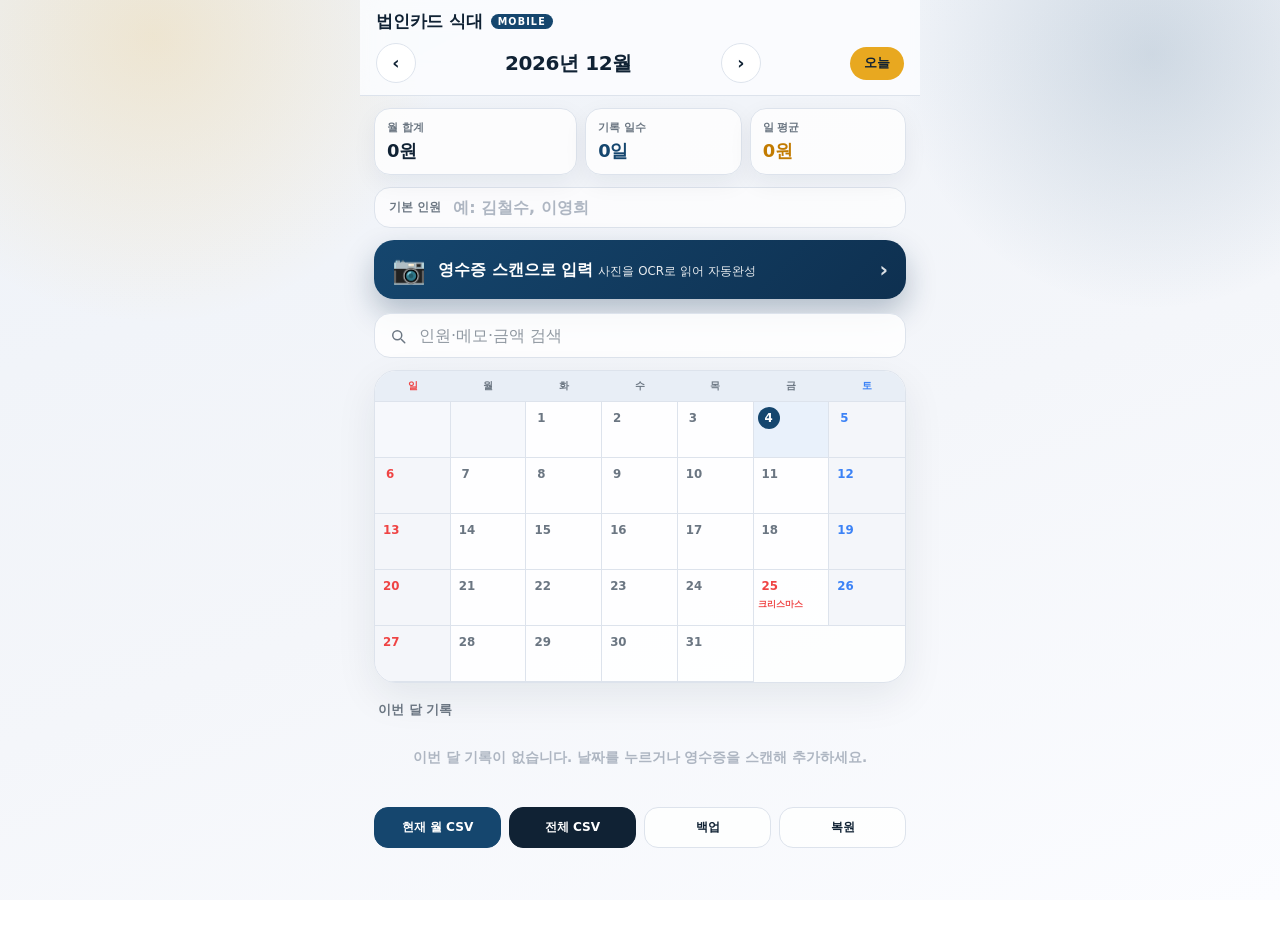
<file: m_expense_ledger.html>
<!DOCTYPE html>
<html lang="ko">

<head>
    <meta charset="UTF-8">
    <meta name="viewport" content="width=device-width, initial-scale=1.0, viewport-fit=cover">
    <link rel="favicon" href="/favicon.ico" sizes="any">
    <link rel="icon" href="/favicon.ico" sizes="any">
    <link rel="apple-touch-icon" href="/icon-180.png">
    <link rel="manifest" href="./m_manifest.json">
    <meta name="theme-color" content="#15466e">
    <meta name="mobile-web-app-capable" content="yes">
    <meta name="apple-mobile-web-app-capable" content="yes">
    <meta name="apple-mobile-web-app-status-bar-style" content="black-translucent">
    <meta name="apple-mobile-web-app-title" content="법인카드">
    <title>법인카드 식대 · 모바일</title>
    <style>
        :root {
            --ink: #102234;
            --muted: #6b7682;
            --line: #dde3ec;
            --leaf: #15466e;
            --leaf-dark: #0e3050;
            --amber: #e8a820;
            --amber-dark: #c27b00;
            --paper: #fcfdff;
            --danger: #dc2626;
            --safe-top: env(safe-area-inset-top, 0px);
            --safe-bottom: env(safe-area-inset-bottom, 0px);
        }

        * {
            box-sizing: border-box;
            -webkit-tap-highlight-color: transparent;
        }

        html,
        body {
            margin: 0;
        }

        body {
            min-height: 100vh;
            color: var(--ink);
            font-family: "Noto Sans KR", "Apple SD Gothic Neo", "Malgun Gothic", system-ui, -apple-system, BlinkMacSystemFont, sans-serif;
            background:
                radial-gradient(circle at 12% 4%, rgba(232, 168, 32, 0.18), transparent 18rem),
                radial-gradient(circle at 90% 6%, rgba(21, 70, 110, 0.16), transparent 16rem),
                linear-gradient(160deg, #eef2f8 0%, #f4f6fa 55%, #fbfcff 100%);
            background-attachment: fixed;
            -webkit-font-smoothing: antialiased;
        }

        button {
            font: inherit;
            border: 0;
            cursor: pointer;
            background: none;
            color: inherit;
        }

        input,
        select {
            font: inherit;
        }

        /* iOS: 16px 미만이면 포커스 시 자동 줌 → 모든 입력 16px 이상 */
        input,
        select,
        textarea {
            font-size: 16px;
        }

        .hidden {
            display: none !important;
        }

        /* ── 앱 셸 ── */
        .app {
            max-width: 560px;
            margin: 0 auto;
            padding: 0 14px calc(96px + var(--safe-bottom));
        }

        /* ── 상단 앱바 ── */
        .appbar {
            position: sticky;
            top: 0;
            z-index: 30;
            margin: 0 -14px 12px;
            padding: calc(var(--safe-top) + 10px) 16px 12px;
            background: rgba(252, 253, 255, 0.82);
            backdrop-filter: blur(14px);
            -webkit-backdrop-filter: blur(14px);
            border-bottom: 1px solid var(--line);
        }

        .appbar-title {
            display: flex;
            align-items: center;
            gap: 8px;
            font-size: 1.05rem;
            font-weight: 800;
            letter-spacing: -0.01em;
        }

        .appbar-title .tag {
            font-size: 0.6rem;
            font-weight: 800;
            letter-spacing: 0.12em;
            color: #fff;
            background: var(--leaf);
            padding: 2px 7px;
            border-radius: 999px;
        }

        .month-nav {
            margin-top: 10px;
            display: flex;
            align-items: center;
            justify-content: space-between;
            gap: 8px;
        }

        .month-nav .label {
            font-size: 1.25rem;
            font-weight: 800;
            letter-spacing: -0.02em;
        }

        .iconbtn {
            width: 40px;
            height: 40px;
            border-radius: 999px;
            display: inline-flex;
            align-items: center;
            justify-content: center;
            background: #fff;
            border: 1px solid var(--line);
            color: var(--ink);
            font-size: 1.1rem;
            font-weight: 800;
        }

        .iconbtn:active {
            background: #e8eef6;
        }

        .today-chip {
            padding: 8px 14px;
            border-radius: 999px;
            font-size: 0.8rem;
            font-weight: 800;
            background: var(--amber);
            color: var(--ink);
        }

        .today-chip:active {
            background: var(--amber-dark);
            color: #fff;
        }

        /* ── 통계 스트립 ── */
        .stats {
            display: grid;
            grid-template-columns: 1.3fr 1fr 1fr;
            gap: 8px;
            margin-bottom: 12px;
        }

        .stat {
            background: rgba(255, 255, 255, 0.78);
            border: 1px solid var(--line);
            border-radius: 16px;
            padding: 12px 12px 11px;
            box-shadow: 0 8px 24px rgba(16, 34, 52, 0.06);
        }

        .stat .k {
            font-size: 0.68rem;
            font-weight: 800;
            color: var(--muted);
        }

        .stat .v {
            margin-top: 4px;
            font-size: 1.12rem;
            font-weight: 800;
            letter-spacing: -0.02em;
        }

        .stat .v.green {
            color: var(--leaf);
        }

        .stat .v.amber {
            color: var(--amber-dark);
        }

        /* ── 큰 스캔 버튼 ── */
        .scan-cta {
            width: 100%;
            margin-bottom: 14px;
            display: flex;
            align-items: center;
            gap: 12px;
            padding: 16px 18px;
            border-radius: 20px;
            background: linear-gradient(135deg, var(--leaf), var(--leaf-dark));
            color: #fff;
            box-shadow: 0 14px 30px rgba(14, 48, 80, 0.28);
        }

        .scan-cta:active {
            transform: translateY(1px);
        }

        .scan-cta .emoji {
            font-size: 1.7rem;
            line-height: 1;
        }

        .scan-cta .t1 {
            font-size: 1.02rem;
            font-weight: 800;
        }

        .scan-cta .t2 {
            font-size: 0.74rem;
            opacity: 0.9;
            margin-top: 2px;
        }

        .scan-cta .arrow {
            margin-left: auto;
            font-size: 1.3rem;
            font-weight: 800;
            opacity: 0.85;
        }

        /* ── 기본 인원 설정 바 ── */
        .setbar {
            display: flex;
            align-items: center;
            gap: 10px;
            margin-bottom: 12px;
            background: rgba(255, 255, 255, 0.7);
            border: 1px solid var(--line);
            border-radius: 16px;
            padding: 9px 14px;
        }

        .setbar .lbl {
            font-size: 0.74rem;
            font-weight: 800;
            color: var(--muted);
            flex-shrink: 0;
        }

        .setbar input {
            flex: 1;
            min-width: 0;
            border: 0;
            outline: none;
            background: transparent;
            font-size: 16px;
            font-weight: 600;
        }

        .setbar input::placeholder {
            color: #aeb6c2;
        }

        .setbar .saved {
            font-size: 0.68rem;
            font-weight: 800;
            color: var(--leaf);
            flex-shrink: 0;
            opacity: 0;
            transition: opacity 0.2s;
        }

        .setbar .saved.show {
            opacity: 1;
        }

        /* ── 검색 ── */
        .search {
            display: flex;
            align-items: center;
            gap: 10px;
            margin-bottom: 12px;
            background: rgba(255, 255, 255, 0.85);
            border: 1px solid var(--line);
            border-radius: 16px;
            padding: 11px 14px;
        }

        .search input {
            flex: 1;
            min-width: 0;
            border: 0;
            outline: none;
            background: transparent;
            font-size: 16px;
            font-weight: 500;
        }

        .search input::placeholder {
            color: var(--muted);
            opacity: 0.75;
        }

        .search .clr {
            color: var(--muted);
            font-weight: 800;
            padding: 8px 10px;
            margin: -8px -4px -8px 0;
            border-radius: 999px;
        }

        /* ── 달력 ── */
        .card {
            background: rgba(255, 255, 255, 0.82);
            border: 1px solid var(--line);
            border-radius: 22px;
            overflow: hidden;
            box-shadow: 0 14px 40px rgba(16, 34, 52, 0.08);
        }

        .cal-head,
        .cal-body {
            display: grid;
            grid-template-columns: repeat(7, 1fr);
        }

        .cal-head {
            background: #e8eef6;
            border-bottom: 1px solid var(--line);
            padding: 8px 0;
            text-align: center;
        }

        .cal-head div {
            font-size: 0.62rem;
            font-weight: 800;
            letter-spacing: 0.06em;
            color: var(--muted);
            text-transform: uppercase;
        }

        .cal-head .sun {
            color: #ef4444;
        }

        .cal-head .sat {
            color: #3b82f6;
        }

        .cell {
            min-height: 56px;
            padding: 5px 4px 6px;
            text-align: left;
            border-right: 1px solid var(--line);
            border-bottom: 1px solid var(--line);
            display: flex;
            flex-direction: column;
            align-items: stretch;
            gap: 2px;
            background: rgba(255, 255, 255, 0.4);
        }

        .cell:nth-child(7n) {
            border-right: 0;
        }

        .cell.blank {
            background: rgba(238, 242, 248, 0.45);
        }

        .cell.weekend {
            background: rgba(241, 244, 249, 0.7);
        }

        .cell.today {
            background: #e9f1fb;
        }

        .cell:active:not(.blank) {
            background: #fdf3d8;
        }

        .cell .dn {
            align-self: flex-start;
            min-width: 22px;
            height: 22px;
            padding: 0 4px;
            display: inline-flex;
            align-items: center;
            justify-content: center;
            font-size: 0.74rem;
            font-weight: 800;
            color: var(--muted);
            border-radius: 999px;
        }

        .cell.today .dn {
            background: var(--leaf);
            color: #fff;
        }

        .cell .dn.sun,
        .cell .dn.holi {
            color: #ef4444;
        }

        .cell .dn.sat {
            color: #3b82f6;
        }

        .cell .amt {
            font-size: 0.66rem;
            font-weight: 800;
            color: var(--ink);
            line-height: 1.15;
            overflow: hidden;
            text-overflow: ellipsis;
            white-space: nowrap;
        }

        .cell .cnt {
            font-size: 0.58rem;
            font-weight: 800;
            color: var(--amber-dark);
        }

        .cell .holi-name {
            font-size: 0.54rem;
            font-weight: 800;
            color: #ef4444;
            overflow: hidden;
            text-overflow: ellipsis;
            white-space: nowrap;
        }

        .cell .dot {
            width: 6px;
            height: 6px;
            border-radius: 999px;
            background: var(--leaf);
            margin-top: 1px;
        }

        /* ── 이번 달 기록 리스트 ── */
        .section-title {
            margin: 18px 4px 8px;
            font-size: 0.82rem;
            font-weight: 800;
            color: var(--muted);
        }

        .rec {
            display: flex;
            align-items: center;
            gap: 12px;
            padding: 12px 14px;
            background: rgba(255, 255, 255, 0.78);
            border: 1px solid var(--line);
            border-radius: 16px;
            margin-bottom: 8px;
        }

        .rec:active {
            background: #fdf3d8;
        }

        .rec .d {
            flex-shrink: 0;
            width: 46px;
            text-align: center;
        }

        .rec .d .dd {
            font-size: 1.15rem;
            font-weight: 800;
            line-height: 1;
        }

        .rec .d .dw {
            font-size: 0.62rem;
            font-weight: 700;
            color: var(--muted);
            margin-top: 2px;
        }

        .rec .d .dw.sun {
            color: #ef4444;
        }

        .rec .d .dw.sat {
            color: #3b82f6;
        }

        .rec .mid {
            flex: 1;
            min-width: 0;
        }

        .rec .mid .a {
            font-size: 0.98rem;
            font-weight: 800;
        }

        .rec .mid .s {
            font-size: 0.72rem;
            color: var(--muted);
            margin-top: 2px;
            overflow: hidden;
            text-overflow: ellipsis;
            white-space: nowrap;
        }

        .rec .mid .s .ppl {
            color: var(--leaf);
            font-weight: 700;
        }

        .rec .chev {
            color: #cbd5e1;
            font-weight: 800;
            font-size: 1.1rem;
        }

        .empty {
            text-align: center;
            color: #aeb6c2;
            font-weight: 700;
            font-size: 0.85rem;
            padding: 22px 0;
        }

        /* ── 하단 데이터 바 ── */
        .databar {
            display: flex;
            gap: 8px;
            margin-top: 18px;
            flex-wrap: wrap;
        }

        .databar button,
        .databar label {
            flex: 1;
            min-width: 0;
            text-align: center;
            padding: 11px 8px;
            border-radius: 14px;
            font-size: 0.76rem;
            font-weight: 800;
            background: rgba(255, 255, 255, 0.8);
            border: 1px solid var(--line);
            color: var(--ink);
        }

        .databar .primary {
            background: var(--leaf);
            color: #fff;
            border-color: var(--leaf);
        }

        .databar .dark {
            background: var(--ink);
            color: #fff;
            border-color: var(--ink);
        }

        /* ── 바텀시트(모달) 공통 ── */
        .sheet-scrim {
            position: fixed;
            inset: 0;
            z-index: 50;
            background: rgba(0, 0, 0, 0.45);
            display: flex;
            align-items: flex-end;
            justify-content: center;
            opacity: 0;
            transition: opacity 0.22s ease;
        }

        .sheet-scrim.show {
            opacity: 1;
        }

        .sheet {
            width: 100%;
            max-width: 560px;
            max-height: calc(92vh - var(--safe-top));
            max-height: calc(92dvh - var(--safe-top));
            overflow-x: hidden;
            overflow-y: auto;
            background: var(--paper);
            border-radius: 24px 24px 0 0;
            padding: 8px 18px calc(18px + var(--safe-bottom));
            box-shadow: 0 -10px 40px rgba(0, 0, 0, 0.25);
            transform: translateY(100%);
            transition: transform 0.26s cubic-bezier(.2, .8, .2, 1), height 0.26s cubic-bezier(.2, .8, .2, 1), border-radius 0.2s ease;
            scrollbar-width: none;
        }

        /* 위로 끌어 올렸을 때: 전체화면 확대(바닥 고정 → 빈틈 없음) */
        .sheet.expanded {
            height: 100%;
            max-height: 100%;
            border-radius: 0;
            padding-top: calc(8px + var(--safe-top));
        }

        .sheet::-webkit-scrollbar {
            display: none;
        }

        .sheet-scrim.show .sheet {
            transform: translateY(0);
        }

        .grabber {
            position: relative;
            width: 42px;
            height: 5px;
            border-radius: 999px;
            background: #d4dde8;
            margin: 4px auto 12px;
            touch-action: none;
            cursor: grab;
        }

        .grabber:active {
            cursor: grabbing;
        }

        .grabber::before {
            content: '';
            position: absolute;
            left: 50%;
            top: 50%;
            transform: translate(-50%, -50%);
            width: 140px;
            height: 38px;
        }

        .sheet-head {
            display: flex;
            align-items: flex-start;
            justify-content: space-between;
            gap: 12px;
            margin-bottom: 14px;
            touch-action: none;
            user-select: none;
            -webkit-user-select: none;
            cursor: grab;
        }

        .sheet-head:active {
            cursor: grabbing;
        }

        .sheet-head .x {
            cursor: pointer;
        }

        .sheet-head .eyebrow {
            font-size: 0.72rem;
            font-weight: 800;
            color: var(--leaf);
        }

        .sheet-head h3 {
            margin: 3px 0 0;
            font-size: 1.32rem;
            font-weight: 800;
            letter-spacing: -0.02em;
        }

        .x {
            width: 44px;
            height: 44px;
            border-radius: 999px;
            color: var(--muted);
            font-size: 1.4rem;
            font-weight: 800;
            flex-shrink: 0;
            display: flex;
            align-items: center;
            justify-content: center;
        }

        .x:active {
            background: #e8eef6;
        }

        /* ── 폼 ── */
        .field {
            margin-bottom: 13px;
        }

        .field>label {
            display: block;
            font-size: 0.8rem;
            font-weight: 800;
            margin-bottom: 6px;
        }

        .field input,
        .field select {
            width: 100%;
            border: 1px solid var(--line);
            background: #fff;
            border-radius: 14px;
            padding: 13px 14px;
            font-weight: 600;
            outline: none;
        }

        .field input:focus,
        .field select:focus {
            border-color: var(--leaf);
            box-shadow: 0 0 0 4px rgba(14, 48, 80, 0.1);
        }

        .field input.big {
            font-size: 1.25rem;
            font-weight: 800;
        }

        /* iOS: time/date/number 입력이 고유 너비로 칸을 넘치는 것 방지 */
        .field input[type="time"],
        .field input[type="date"],
        .field input[type="datetime-local"],
        .field input[type="number"] {
            -webkit-appearance: none;
            appearance: none;
            min-width: 0;
            max-width: 100%;
        }

        .field input[type="time"]::-webkit-date-and-time-value {
            text-align: left;
            margin: 0;
        }

        .field input[type="number"]::-webkit-inner-spin-button,
        .field input[type="number"]::-webkit-outer-spin-button {
            -webkit-appearance: none;
            margin: 0;
        }

        .field .hint {
            margin-top: 6px;
            font-size: 0.72rem;
            color: var(--muted);
            font-weight: 500;
        }

        .field .preview {
            margin-top: 6px;
            font-size: 0.85rem;
            font-weight: 800;
            color: var(--leaf);
        }

        .row2 {
            display: flex;
            gap: 10px;
        }

        .row2>* {
            flex: 1;
            min-width: 0;
        }

        .btnbar {
            display: flex;
            gap: 10px;
            padding-top: 6px;
        }

        .btn {
            flex: 1;
            padding: 14px;
            border-radius: 16px;
            font-size: 0.92rem;
            font-weight: 800;
            text-align: center;
        }

        .btn.ghost {
            background: #e8edf3;
            color: var(--ink);
        }

        .btn.ghost:active {
            background: #dde5ee;
        }

        .btn.go {
            background: var(--leaf);
            color: #fff;
        }

        .btn.go:active {
            background: var(--leaf-dark);
        }

        .btn.del {
            background: #fef2f2;
            color: var(--danger);
        }

        .btn.del:active {
            background: #fee2e2;
        }

        /* ── 모달 내 등록 기록 리스트 ── */
        .entry-list {
            margin-bottom: 16px;
        }

        .entry-list .lbl {
            font-size: 0.72rem;
            font-weight: 800;
            color: var(--muted);
            margin-bottom: 8px;
        }

        .ei {
            display: flex;
            align-items: flex-start;
            gap: 10px;
            padding: 12px;
            border-radius: 14px;
            background: #eef2f7;
            margin-bottom: 8px;
        }

        .ei.active {
            background: #e9f1fb;
            box-shadow: 0 0 0 1.5px var(--leaf);
        }

        .ei .info {
            flex: 1;
            min-width: 0;
        }

        .ei .info .top {
            display: flex;
            align-items: baseline;
            gap: 8px;
        }

        .ei .info .a {
            font-size: 0.95rem;
            font-weight: 800;
        }

        .ei .info .tm {
            font-size: 0.72rem;
            color: var(--muted);
            font-weight: 600;
        }

        .ei .info .pp {
            display: block;
            margin-top: 2px;
            font-size: 0.74rem;
            font-weight: 700;
            color: var(--leaf);
        }

        .ei .info .mt {
            display: block;
            margin-top: 2px;
            font-size: 0.72rem;
            color: var(--muted);
            overflow: hidden;
            text-overflow: ellipsis;
            white-space: nowrap;
        }

        .ei .acts {
            display: flex;
            flex-direction: column;
            gap: 8px;
            flex-shrink: 0;
        }

        .mini {
            min-height: 40px;
            padding: 8px 14px;
            border-radius: 10px;
            font-size: 0.74rem;
            font-weight: 800;
        }

        .mini.edit {
            background: #fff;
            border: 1px solid var(--line);
            color: var(--ink);
        }

        .mini.del {
            background: #fef2f2;
            color: var(--danger);
        }

        .divider {
            height: 1px;
            background: var(--line);
            margin: 14px 0;
        }

        /* ── OCR 스캔 시트 ── */
        .ocr-intro {
            font-size: 0.82rem;
            color: var(--muted);
            font-weight: 500;
            line-height: 1.55;
            margin-bottom: 14px;
        }

        .ocr-status {
            border-radius: 14px;
            background: #eef2f7;
            padding: 13px 14px;
            margin-bottom: 12px;
            font-size: 0.82rem;
            font-weight: 600;
            color: var(--ink);
        }

        .ocr-status .bar {
            height: 7px;
            border-radius: 999px;
            background: #e2e8f0;
            margin-top: 9px;
            overflow: hidden;
        }

        .ocr-status .bar>i {
            display: block;
            height: 100%;
            width: 0;
            background: var(--leaf);
            border-radius: 999px;
            transition: width 0.25s ease;
        }

        .ocr-status.err {
            background: #fef2f2;
            color: var(--danger);
        }

        .ocr-thumbs {
            display: flex;
            gap: 8px;
            flex-wrap: wrap;
            margin-bottom: 12px;
        }

        .ocr-thumbs img {
            width: 54px;
            height: 54px;
            object-fit: cover;
            border-radius: 10px;
            border: 1px solid var(--line);
        }

        /* OCR 결과 카드 */
        .rcard {
            border: 1px solid var(--line);
            border-radius: 18px;
            background: #fff;
            padding: 14px;
            margin-bottom: 12px;
        }

        .rcard.saved {
            opacity: 0.55;
        }

        .rcard .rc-head {
            display: flex;
            align-items: center;
            gap: 8px;
            margin-bottom: 12px;
        }

        .rcard .rc-head .rc-date {
            font-size: 1.05rem;
            font-weight: 800;
        }

        .rcard .rc-head .rc-amt {
            margin-left: auto;
            font-size: 1.05rem;
            font-weight: 800;
            color: var(--leaf);
        }

        .badge {
            font-size: 0.6rem;
            font-weight: 800;
            padding: 3px 7px;
            border-radius: 999px;
        }

        .badge.ok {
            background: #e6eef9;
            color: var(--leaf-dark);
        }

        .badge.fix {
            background: #fff3da;
            color: var(--amber-dark);
        }

        .badge.multi {
            background: #eef3fb;
            color: #2563eb;
        }

        .badge.dup {
            background: #fdecec;
            color: #c0392b;
        }

        .rc-grid {
            display: grid;
            grid-template-columns: 1fr 1fr;
            gap: 9px;
        }

        .rc-grid .rf {
            display: flex;
            flex-direction: column;
            min-width: 0;
            /* 그리드 칸이 입력 고유폭 때문에 안 줄어드는 것 방지(iOS date/time 넘침) */
        }

        .rc-grid .rf.full {
            grid-column: 1 / -1;
        }

        .rc-grid .rf label {
            font-size: 0.66rem;
            font-weight: 800;
            color: var(--muted);
            margin-bottom: 4px;
        }

        .rc-grid .rf input {
            border: 1px solid var(--line);
            border-radius: 11px;
            padding: 9px 11px;
            font-size: 16px;
            font-weight: 600;
            width: 100%;
            outline: none;
        }

        .rc-grid .rf input:focus {
            border-color: var(--leaf);
        }

        /* iOS: date/time/number 입력이 고유 너비로 그리드 칸을 넘치는 것 방지 */
        .rc-grid .rf input[type="date"],
        .rc-grid .rf input[type="time"],
        .rc-grid .rf input[type="datetime-local"],
        .rc-grid .rf input[type="number"] {
            -webkit-appearance: none;
            appearance: none;
            min-width: 0;
            max-width: 100%;
        }

        .rc-grid .rf input[type="date"]::-webkit-date-and-time-value,
        .rc-grid .rf input[type="time"]::-webkit-date-and-time-value {
            text-align: left;
            margin: 0;
        }

        .rc-grid .rf input[type="number"]::-webkit-inner-spin-button,
        .rc-grid .rf input[type="number"]::-webkit-outer-spin-button {
            -webkit-appearance: none;
            margin: 0;
        }

        .rc-raw {
            margin-top: 10px;
        }

        .rc-raw summary {
            font-size: 0.72rem;
            font-weight: 800;
            color: var(--muted);
            cursor: pointer;
        }

        .rc-raw pre {
            margin: 8px 0 0;
            white-space: pre-wrap;
            word-break: break-all;
            font-size: 0.66rem;
            line-height: 1.4;
            color: #5a6573;
            background: #eef2f7;
            border-radius: 10px;
            padding: 10px;
            max-height: 160px;
            overflow: auto;
        }

        .rc-actions {
            display: flex;
            gap: 8px;
            margin-top: 12px;
        }

        .rc-actions .btn {
            padding: 11px;
            font-size: 0.84rem;
        }

        /* ── 토스트 ── */
        #toast {
            position: fixed;
            left: 50%;
            bottom: calc(24px + var(--safe-bottom));
            transform: translateX(-50%) translateY(12px);
            z-index: 100;
            max-width: 90vw;
            padding: 12px 20px;
            border-radius: 16px;
            background: var(--ink);
            color: #fff;
            font-size: 0.86rem;
            font-weight: 800;
            box-shadow: 0 12px 30px rgba(0, 0, 0, 0.3);
            opacity: 0;
            pointer-events: none;
            transition: opacity 0.2s ease, transform 0.2s ease;
            text-align: center;
        }

        #toast.show {
            opacity: 1;
            transform: translateX(-50%) translateY(0);
        }

        #toast.warn {
            background: var(--amber-dark);
        }

        #toast.error {
            background: #b91c1c;
        }
    </style>
</head>

<body>
    <div class="app">
        <!-- 상단 앱바 -->
        <div class="appbar">
            <div class="appbar-title">
                <span>법인카드 식대</span>
                <span class="tag">MOBILE</span>
            </div>
            <div class="month-nav">
                <button id="prev-month" class="iconbtn" aria-label="이전 달">‹</button>
                <span id="month-label" class="label">-</span>
                <button id="next-month" class="iconbtn" aria-label="다음 달">›</button>
                <button id="today-btn" class="today-chip">오늘</button>
            </div>
        </div>

        <!-- 통계 -->
        <div class="stats">
            <div class="stat">
                <div class="k">월 합계</div>
                <div id="stat-total" class="v">0원</div>
            </div>
            <div class="stat">
                <div class="k">기록 일수</div>
                <div id="stat-days" class="v green">0일</div>
            </div>
            <div class="stat">
                <div class="k">일 평균</div>
                <div id="stat-avg" class="v amber">0원</div>
            </div>
        </div>

        <!-- 기본 인원 설정 (새 기록·OCR 결과에 자동 입력) -->
        <div class="setbar">
            <span class="lbl">기본 인원</span>
            <input type="text" id="default-people" placeholder="예: 김철수, 이영희" aria-label="기본 사용 인원">
            <span id="default-saved" class="saved">저장됨 ✓</span>
        </div>

        <!-- 큰 스캔 버튼 -->
        <button id="scan-cta" class="scan-cta">
            <span class="emoji">📷</span>
            <span>
                <span class="t1">영수증 스캔으로 입력</span>
                <span class="t2 block">사진을 OCR로 읽어 자동완성</span>
            </span>
            <span class="arrow">›</span>
        </button>

        <!-- 검색 -->
        <div class="search">
            <svg width="18" height="18" fill="none" stroke="#6b7682" stroke-width="2" viewBox="0 0 24 24">
                <path stroke-linecap="round" stroke-linejoin="round"
                    d="M21 21l-4.35-4.35M17 11A6 6 0 1 1 5 11a6 6 0 0 1 12 0z" />
            </svg>
            <input type="search" id="search-bar" placeholder="인원·메모·금액 검색" aria-label="기록 검색">
            <button id="search-clear" class="clr hidden" aria-label="검색 초기화">✕</button>
        </div>

        <!-- 검색 결과 -->
        <div id="search-results" class="hidden">
            <div id="search-count" class="section-title">결과</div>
            <div id="search-list"></div>
        </div>

        <!-- 달력 -->
        <div id="calendar-wrap">
            <div class="card">
                <div class="cal-head">
                    <div class="sun">일</div>
                    <div>월</div>
                    <div>화</div>
                    <div>수</div>
                    <div>목</div>
                    <div>금</div>
                    <div class="sat">토</div>
                </div>
                <div id="cal-body" class="cal-body"></div>
            </div>

            <!-- 이번 달 기록 리스트 -->
            <div class="section-title">이번 달 기록</div>
            <div id="month-list"></div>
        </div>

        <!-- 하단 데이터 바 -->
        <div class="databar">
            <button id="export-csv" class="primary">현재 월 CSV</button>
            <button id="export-all-csv" class="dark">전체 CSV</button>
            <button id="backup-btn">백업</button>
            <label>복원<input type="file" id="restore-input" accept=".json" class="hidden"></label>
        </div>
    </div>

    <!-- ══════════ 일자 입력 바텀시트 ══════════ -->
    <div id="entry-scrim" class="sheet-scrim hidden" role="dialog" aria-modal="true" aria-labelledby="entry-title">
        <div class="sheet" id="entry-sheet">
            <div class="grabber"></div>
            <div class="sheet-head">
                <div>
                    <div class="eyebrow">식대 기록</div>
                    <h3 id="entry-title">-</h3>
                </div>
                <button id="entry-x" class="x" aria-label="닫기">×</button>
            </div>

            <div id="entry-list-wrap" class="entry-list hidden">
                <div class="lbl">등록된 기록</div>
                <div id="entry-list"></div>
                <div class="divider"></div>
            </div>

            <div id="form-title" class="lbl" style="font-size:0.82rem;color:var(--ink);margin-bottom:12px;">새 항목 추가
            </div>

            <div class="field">
                <label for="f-amount">사용금액 (승인금액)</label>
                <input type="number" id="f-amount" inputmode="numeric" min="0" step="1" placeholder="0" class="big">
                <div id="f-amount-pv" class="preview"></div>
            </div>
            <div class="field">
                <label for="f-people">사용 인원</label>
                <input type="text" id="f-people" placeholder="예: 김철수, 이영희">
                <div class="hint">새 기록에는 저장된 기본 인원이 자동 입력됩니다.</div>
            </div>
            <div class="field">
                <label for="f-time">결제 시간</label>
                <input type="time" id="f-time">
            </div>
            <div class="row2">
                <div class="field"><label for="f-merchant">가맹점 번호</label><input type="text" id="f-merchant"
                        inputmode="numeric" placeholder="선택"></div>
                <div class="field"><label for="f-approval">승인 번호</label><input type="text" id="f-approval"
                        inputmode="numeric" placeholder="선택"></div>
            </div>
            <div class="field">
                <label for="f-note">메모 (상호·업종)</label>
                <input type="text" id="f-note" placeholder="선택">
            </div>

            <div id="btn-add" class="btnbar">
                <button id="entry-close" class="btn ghost">닫기</button>
                <button id="entry-add" class="btn go">추가</button>
            </div>
            <div id="btn-edit" class="btnbar hidden">
                <button id="entry-del" class="btn del">삭제</button>
                <button id="entry-cancel" class="btn ghost">취소</button>
                <button id="entry-save" class="btn go">저장</button>
            </div>
        </div>
    </div>

    <!-- ══════════ OCR 스캔 바텀시트 ══════════ -->
    <div id="ocr-scrim" class="sheet-scrim hidden" role="dialog" aria-modal="true" aria-labelledby="ocr-title">
        <div class="sheet" id="ocr-sheet">
            <div class="grabber"></div>
            <div class="sheet-head">
                <div>
                    <div class="eyebrow">영수증 OCR</div>
                    <h3 id="ocr-title">영수증 스캔</h3>
                </div>
                <button id="ocr-x" class="x" aria-label="닫기">×</button>
            </div>

            <p class="ocr-intro">
                영수증 사진을 여러 장 올리면 <b>같은 영수증은 자동으로 묶어</b> 인식 결과를 종합하고,
                금액은 <b>승인 = 공급 + 부가세</b> 규칙으로 어긋난 값을 보정합니다.
                같은 영수증을 2~3장 찍어 올릴수록 정확해집니다.
            </p>

            <input type="file" id="ocr-gallery" accept="image/*" multiple class="hidden">

            <div id="ocr-thumbs" class="ocr-thumbs"></div>
            <div id="ocr-status" class="ocr-status hidden"></div>
            <div id="ocr-results"></div>
            <div id="ocr-saveall-wrap" class="btnbar hidden">
                <button id="ocr-saveall" class="btn go">인식된 영수증 전체 저장</button>
            </div>
        </div>
    </div>

    <div id="toast"></div>

    <script>
        (function () {
            'use strict';
            // ════════════════════════════════════════════════════════════════════
            //  상수 — 데스크톱(expense_ledger.html)과 동일 키 사용 → 데이터 호환
            // ════════════════════════════════════════════════════════════════════
            const STORAGE_KEY = 'overtime_dinner_ledger_entries';
            const DEFAULT_PEOPLE_KEY = 'overtime_dinner_ledger_default_people';
            const DAYS_KR = ['일', '월', '화', '수', '목', '금', '토'];
            const SCHEMA_VERSION = 2;
            // tesseract.js (CDN) — 스캔 시 1회 지연 로드
            const TESSERACT_SRC = 'https://cdn.jsdelivr.net/npm/tesseract.js@5.1.1/dist/tesseract.min.js';

            const HOLIDAYS = (() => {
                const annual = { '01-01': '신정', '03-01': '삼일절', '05-05': '어린이날', '06-06': '현충일', '08-15': '광복절', '10-03': '개천절', '10-09': '한글날', '12-25': '크리스마스' };
                const lunar = {
                    '2024-02-09': '설날', '2024-02-10': '설날', '2024-02-11': '설날', '2025-01-28': '설날', '2025-01-29': '설날', '2025-01-30': '설날',
                    '2026-02-16': '설날', '2026-02-17': '설날', '2026-02-18': '설날', '2027-02-06': '설날', '2027-02-07': '설날', '2027-02-08': '설날',
                    '2024-05-15': '부처님오신날', '2025-05-05': '부처님오신날', '2026-05-24': '부처님오신날', '2027-05-13': '부처님오신날',
                    '2024-09-16': '추석', '2024-09-17': '추석', '2024-09-18': '추석', '2025-10-05': '추석', '2025-10-06': '추석', '2025-10-07': '추석',
                    '2026-09-24': '추석', '2026-09-25': '추석', '2026-09-26': '추석', '2027-09-14': '추석', '2027-09-15': '추석', '2027-09-16': '추석',
                };
                const map = {};
                for (let y = 2024; y <= 2028; y++) for (const [md, n] of Object.entries(annual)) map[`${y}-${md}`] = n;
                for (const [d, n] of Object.entries(lunar)) map[d] = n;
                return map;
            })();

            // ── 토스트 ──
            let toastTimer = null;
            function showToast(msg, type = 'success') {
                const t = document.getElementById('toast');
                t.textContent = msg;
                t.className = `show ${type === 'error' ? 'error' : type === 'warn' ? 'warn' : ''}`;
                if (toastTimer) clearTimeout(toastTimer);
                toastTimer = setTimeout(() => { t.className = t.className.replace('show', ''); }, 2000);
            }

            // ════════════════════════════════════════════════════════════════════
            //  유틸 / 데이터 마이그레이션 (데스크톱 버전과 동일 규칙)
            // ════════════════════════════════════════════════════════════════════
            const generateId = () => `${Date.now()}-${Math.random().toString(36).slice(2, 7)}`;
            const el = (tag, cls, text) => { const n = document.createElement(tag); if (cls) n.className = cls; if (text != null) n.textContent = String(text); return n; };
            const formatWon = (a) => `${Number(a || 0).toLocaleString('ko-KR')}원`;
            const toDateStr = (y, mi, d) => `${y}-${String(mi + 1).padStart(2, '0')}-${String(d).padStart(2, '0')}`;
            const getDayOfWeek = (s) => { const [y, m, d] = s.split('-').map(Number); return DAYS_KR[new Date(y, m - 1, d).getDay()]; };
            const getDow = (s) => { const [y, m, d] = s.split('-').map(Number); return new Date(y, m - 1, d).getDay(); };
            const countPeople = (p) => p ? new Set(p.split(',').map(x => x.trim()).filter(Boolean)).size : 0;

            const normalizeEntry = (e) => {
                if (!e || typeof e !== 'object') return null;
                const amount = Number(e.amount);
                if (!Number.isFinite(amount) || amount <= 0) return null;
                return {
                    id: (typeof e.id === 'string' && e.id) ? e.id : generateId(),
                    amount,
                    people: typeof e.people === 'string' ? e.people : '',
                    payTime: typeof e.payTime === 'string' ? e.payTime : '',
                    merchant: typeof e.merchant === 'string' ? e.merchant : '',
                    approval: typeof e.approval === 'string' ? e.approval : '',
                    note: typeof e.note === 'string' ? e.note : '',
                    updatedAt: typeof e.updatedAt === 'string' ? e.updatedAt : new Date().toISOString(),
                };
            };
            const migrateRawEntries = (raw) => {
                const result = {}; let skipped = 0;
                for (const [date, value] of Object.entries(raw || {})) {
                    if (!/^\d{4}-\d{2}-\d{2}$/.test(date)) { skipped++; continue; }
                    if (Array.isArray(value)) {
                        const valid = value.map(normalizeEntry).filter(Boolean);
                        if (valid.length) result[date] = valid;
                        skipped += value.length - valid.length;
                    } else if (value && typeof value === 'object' && value.amount !== undefined) {
                        const n = normalizeEntry(value); if (n) result[date] = [n]; else skipped++;
                    } else skipped++;
                }
                return { entries: result, skipped };
            };
            const migrateEntries = (raw) => {
                const data = (raw && typeof raw === 'object' && raw.version !== undefined && raw.data) ? raw.data : raw;
                return migrateRawEntries(data);
            };
            function loadEntries() {
                const raw = localStorage.getItem(STORAGE_KEY);
                try {
                    const { entries: r, skipped } = migrateEntries(JSON.parse(raw || '{}'));
                    if (skipped > 0) setTimeout(() => showToast(`잘못된 기록 ${skipped}건을 건너뛰었습니다`, 'warn'), 100);
                    return r;
                } catch {
                    // 손상된 원본은 다음 저장이 덮어쓰기 전에 별도 키로 보존 → 수동 복구 가능
                    if (raw) { try { localStorage.setItem(STORAGE_KEY + '_corrupt_' + Date.now(), raw); } catch (_) { } }
                    setTimeout(() => showToast('저장 데이터 로드 실패. 손상본을 백업하고 빈 상태로 시작합니다.', 'error'), 100);
                    return {};
                }
            }

            // ── 상태 ──
            let currentDate = new Date();
            let entries = loadEntries();
            let defaultPeople = localStorage.getItem(DEFAULT_PEOPLE_KEY) || '';
            let selectedDateStr = null;
            let editingEntryId = null;

            const saveEntries = () => localStorage.setItem(STORAGE_KEY, JSON.stringify({ version: SCHEMA_VERSION, savedAt: new Date().toISOString(), data: entries }));

            // 승인번호(8자리·사실상 고유)로 이미 저장된 영수증을 찾아 중복 입력을 방지.
            // 승인번호가 없는 영수증(현금/간이)은 오탐 위험으로 대상에서 제외(null 반환).
            const findDuplicateEntry = (approval, ignoreId) => {
                const apr = (approval || '').trim();
                if (!apr) return null;
                for (const [date, es] of Object.entries(entries))
                    for (const e of es)
                        if (e.id !== ignoreId && e.approval && e.approval.trim() === apr)
                            return { date, amount: e.amount };
                return null;
            };

            // ── DOM ──
            const $ = (id) => document.getElementById(id);
            const calBody = $('cal-body'), monthLabel = $('month-label'), monthList = $('month-list'), calWrap = $('calendar-wrap');
            const statTotal = $('stat-total'), statDays = $('stat-days'), statAvg = $('stat-avg');

            // ════════════════════════════════════════════════════════════════════
            //  통계 / 달력 / 리스트 렌더링
            // ════════════════════════════════════════════════════════════════════
            const getMonthlyDays = () => {
                const y = currentDate.getFullYear(), m = currentDate.getMonth();
                return Object.entries(entries)
                    .filter(([d]) => { const [yy, mm] = d.split('-').map(Number); return yy === y && mm === m + 1; })
                    .sort(([a], [b]) => a.localeCompare(b));
            };

            const updateStats = () => {
                const days = getMonthlyDays();
                const total = days.reduce((s, [, es]) => s + es.reduce((t, e) => t + Number(e.amount || 0), 0), 0);
                statTotal.textContent = formatWon(total);
                statDays.textContent = `${days.length}일`;
                statAvg.textContent = formatWon(days.length ? Math.round(total / days.length) : 0);
            };

            const renderCalendar = () => {
                calBody.innerHTML = '';
                const y = currentDate.getFullYear(), m = currentDate.getMonth();
                const firstDay = new Date(y, m, 1).getDay();
                const daysIn = new Date(y, m + 1, 0).getDate();
                const today = new Date();
                const todayStr = toDateStr(today.getFullYear(), today.getMonth(), today.getDate());
                monthLabel.textContent = `${y}년 ${m + 1}월`;

                for (let i = 0; i < firstDay; i++) calBody.appendChild(el('div', 'cell blank'));

                for (let d = 1; d <= daysIn; d++) {
                    const ds = toDateStr(y, m, d);
                    const dow = new Date(y, m, d).getDay();
                    const isToday = ds === todayStr, isSun = dow === 0, isSat = dow === 6;
                    const holiday = HOLIDAYS[ds] || null;
                    const dayEntries = entries[ds] || [];

                    const cell = el('button', `cell${isToday ? ' today' : (isSun || isSat) ? ' weekend' : ''}`);
                    cell.type = 'button';
                    cell.onclick = () => openEntrySheet(ds);

                    const dn = el('span', `dn${isToday ? '' : holiday || isSun ? ' holi' : isSat ? ' sat' : ''}`, d);
                    cell.appendChild(dn);

                    if (holiday) cell.appendChild(el('span', 'holi-name', holiday));

                    if (dayEntries.length) {
                        const tot = dayEntries.reduce((s, e) => s + Number(e.amount || 0), 0);
                        cell.appendChild(el('span', 'amt', `${Math.round(tot / 1000)}천`));
                        if (dayEntries.length > 1) cell.appendChild(el('span', 'cnt', `${dayEntries.length}건`));
                        else cell.appendChild(el('span', 'dot'));
                    }
                    calBody.appendChild(cell);
                }
            };

            const renderMonthList = () => {
                monthList.innerHTML = '';
                const days = getMonthlyDays();
                if (!days.length) { monthList.appendChild(el('div', 'empty', '이번 달 기록이 없습니다.\n날짜를 누르거나 영수증을 스캔해 추가하세요.')); return; }
                // 최신순
                for (const [date, dayEntries] of [...days].reverse()) {
                    const [yy, mm, dd] = date.split('-').map(Number);
                    const dow = getDow(date);
                    const tot = dayEntries.reduce((s, e) => s + Number(e.amount || 0), 0);
                    const item = el('div', 'rec');
                    item.onclick = () => openEntrySheet(date);

                    const dcol = el('div', 'd');
                    dcol.appendChild(el('div', 'dd', dd));
                    dcol.appendChild(el('div', `dw${dow === 0 ? ' sun' : dow === 6 ? ' sat' : ''}`, DAYS_KR[dow]));
                    item.appendChild(dcol);

                    const mid = el('div', 'mid');
                    mid.appendChild(el('div', 'a', formatWon(tot) + (dayEntries.length > 1 ? ` · ${dayEntries.length}건` : '')));
                    const sub = el('div', 's');
                    const ppl = dayEntries[0].people || '';
                    const note = dayEntries[0].note || '';
                    if (ppl) { const sp = el('span', 'ppl', dayEntries.length > 1 ? `${ppl} 외` : ppl); sub.appendChild(sp); }
                    if (note) sub.appendChild(el('span', '', (ppl ? ' · ' : '') + note));
                    if (!ppl && !note) sub.appendChild(el('span', '', dayEntries[0].payTime || ''));
                    mid.appendChild(sub);
                    item.appendChild(mid);

                    item.appendChild(el('div', 'chev', '›'));
                    monthList.appendChild(item);
                }
            };

            const refresh = () => { renderCalendar(); renderMonthList(); updateStats(); };

            // ════════════════════════════════════════════════════════════════════
            //  바텀시트 공통 (열기/닫기 + 스크롤락)
            // ════════════════════════════════════════════════════════════════════
            let scrollLockY = 0, lastFocusedBeforeSheet = null;
            const appRoot = document.querySelector('.app');
            const openSheet = (scrim) => {
                if (scrim.classList.contains('show')) return;     // 이중 오픈 가드(스크롤 위치 보존)
                lastFocusedBeforeSheet = document.activeElement;
                scrollLockY = window.scrollY;
                document.body.style.position = 'fixed';
                document.body.style.top = `-${scrollLockY}px`;
                document.body.style.width = '100%';
                // 배경을 비활성화 → 스크린리더/Tab이 뒤 화면으로 새지 않음
                appRoot.setAttribute('inert', '');
                appRoot.setAttribute('aria-hidden', 'true');
                scrim.classList.remove('hidden');
                requestAnimationFrame(() => scrim.classList.add('show'));
            };
            const closeSheet = (scrim, after) => {
                scrim.classList.remove('show');
                setTimeout(() => {
                    scrim.classList.add('hidden');
                    // 드래그로 확대/이동된 시트를 기본 상태로 초기화(다음 오픈 대비)
                    const sh = scrim.querySelector('.sheet');
                    if (sh) { sh.classList.remove('expanded'); sh.style.height = ''; sh.style.transform = ''; sh.style.transition = ''; }
                    document.body.style.position = '';
                    document.body.style.top = '';
                    document.body.style.width = '';
                    window.scrollTo(0, scrollLockY);
                    appRoot.removeAttribute('inert');
                    appRoot.removeAttribute('aria-hidden');
                    if (after) after();
                    // 시트를 연 요소로 포커스 복귀
                    if (lastFocusedBeforeSheet && typeof lastFocusedBeforeSheet.focus === 'function') {
                        lastFocusedBeforeSheet.focus({ preventScroll: true });
                    }
                    lastFocusedBeforeSheet = null;
                }, 260);
            };

            // 시트 내 Tab 포커스 트랩
            const FOCUSABLE = 'button:not([disabled]), [href], input:not([disabled]), select:not([disabled]), textarea:not([disabled]), [tabindex]:not([tabindex="-1"])';
            const trapFocus = (e, scrim) => {
                if (e.key !== 'Tab' || !scrim.classList.contains('show')) return;
                const sheet = scrim.querySelector('.sheet');
                const f = Array.from(sheet.querySelectorAll(FOCUSABLE)).filter(el => el.offsetParent !== null);
                if (!f.length) return;
                const first = f[0], last = f[f.length - 1];
                if (e.shiftKey && document.activeElement === first) { e.preventDefault(); last.focus(); }
                else if (!e.shiftKey && document.activeElement === last) { e.preventDefault(); first.focus(); }
            };

            // 핸들·헤더 드래그: 아래로 내리면 닫기, 위로 올리면 전체화면 확대(바닥 고정)
            const enableSheetDrag = (scrim, closeFn) => {
                const sheet = scrim.querySelector('.sheet');
                const handles = [scrim.querySelector('.grabber'), scrim.querySelector('.sheet-head')].filter(Boolean);
                if (!sheet || !handles.length) return;
                const clamp = (v, lo, hi) => Math.max(lo, Math.min(hi, v));
                const SNAP = 'height .26s cubic-bezier(.2,.8,.2,1), transform .26s cubic-bezier(.2,.8,.2,1), border-radius .2s ease';
                let startY = 0, dy = 0, dragging = false, baseH = 0, fullH = 0, defaultH = 0, expandedAtStart = false, clearTimer = null;

                // 트랜지션이 끝난 뒤 인라인 height를 비워 CSS 규칙(기본/expanded)이 다시 맡도록
                const clearLater = () => {
                    clearTimeout(clearTimer);
                    clearTimer = setTimeout(() => {
                        if (dragging) return;
                        sheet.style.height = '';
                        sheet.style.transition = '';
                    }, 300);
                };
                const toExpanded = () => {              // 전체화면으로 스냅
                    sheet.classList.add('expanded');
                    sheet.style.transition = SNAP;
                    sheet.style.transform = '';
                    sheet.style.height = fullH + 'px';
                    clearLater();
                };
                const toDefault = () => {               // 기본 높이로 스냅
                    sheet.classList.remove('expanded');
                    sheet.style.transition = SNAP;
                    sheet.style.transform = '';
                    sheet.style.height = defaultH + 'px';
                    clearLater();
                };
                const snapBack = () => {                // 아래로 살짝 끌다 놓음(닫기 취소)
                    sheet.classList.remove('expanded');
                    sheet.style.transition = SNAP;
                    sheet.style.transform = '';
                    sheet.style.height = '';
                    clearLater();
                };
                const toClosed = () => {                // 끝까지 내린 뒤 닫기
                    sheet.style.transition = 'transform .22s ease';
                    sheet.style.transform = `translateY(${fullH}px)`;
                    closeFn();                          // closeSheet가 닫힘 후 인라인 스타일/expanded 정리
                };

                const onMove = (e) => {
                    if (!dragging) return;
                    dy = e.clientY - startY;
                    if (expandedAtStart) {              // 전체화면 상태: 아래로 끌면 높이 축소
                        sheet.style.height = clamp(baseH - dy, defaultH, fullH) + 'px';
                    } else if (dy <= 0) {               // 기본 상태에서 위로: 높이 확대(바닥 고정)
                        sheet.style.transform = '';
                        sheet.style.height = clamp(baseH - dy, defaultH, fullH) + 'px';
                    } else {                            // 기본 상태에서 아래로: 닫기 제스처
                        sheet.style.height = '';
                        sheet.style.transform = `translateY(${dy}px)`;
                    }
                    if (e.cancelable) e.preventDefault();
                };
                const end = () => {
                    if (!dragging) return;
                    dragging = false;
                    window.removeEventListener('pointermove', onMove);
                    window.removeEventListener('pointerup', end);
                    window.removeEventListener('pointercancel', end);
                    const range = Math.max(1, fullH - defaultH);
                    const snapDist = Math.min(120, range * 0.3);
                    if (expandedAtStart) {              // 전체화면 → 충분히 줄이면 기본으로, 아니면 유지
                        const curH = clamp(baseH - dy, defaultH, fullH);
                        (fullH - curH > snapDist) ? toDefault() : toExpanded();
                    } else if (dy <= 0) {               // 위로 끌었음 → 충분하면 전체화면, 아니면 기본 복귀
                        const curH = clamp(baseH - dy, defaultH, fullH);
                        (curH - defaultH > snapDist) ? toExpanded() : toDefault();
                    } else {                            // 아래로 끌었음 → 충분하면 닫기, 아니면 복귀
                        (dy > Math.min(140, defaultH * 0.28)) ? toClosed() : snapBack();
                    }
                };
                const onDown = (e) => {
                    if (e.button != null && e.button !== 0) return;
                    if (e.target.closest('button, a, input, select, textarea')) return;  // 닫기(×) 등 조작 요소는 그대로 동작
                    clearTimeout(clearTimer);
                    dragging = true; dy = 0;
                    startY = e.clientY;
                    expandedAtStart = sheet.classList.contains('expanded');
                    fullH = scrim.clientHeight;                 // 뷰포트 높이(=전체화면 높이)
                    baseH = sheet.offsetHeight;
                    if (!expandedAtStart) defaultH = baseH;     // 기본 높이 기억
                    if (!defaultH) defaultH = Math.round(fullH * 0.6);
                    sheet.style.transition = 'none';
                    window.addEventListener('pointermove', onMove, { passive: false });
                    window.addEventListener('pointerup', end);
                    window.addEventListener('pointercancel', end);
                    e.preventDefault();
                };
                handles.forEach(h => h.addEventListener('pointerdown', onDown));
            };

            // ════════════════════════════════════════════════════════════════════
            //  일자 입력 시트
            // ════════════════════════════════════════════════════════════════════
            const entryScrim = $('entry-scrim');
            const fAmount = $('f-amount'), fAmountPv = $('f-amount-pv'), fPeople = $('f-people'),
                fTime = $('f-time'), fMerchant = $('f-merchant'), fApproval = $('f-approval'), fNote = $('f-note');

            const setAddMode = () => {
                editingEntryId = null;
                fAmount.value = ''; fPeople.value = defaultPeople; fTime.value = '';
                fMerchant.value = ''; fApproval.value = ''; fNote.value = ''; fAmountPv.textContent = '';
                $('form-title').textContent = '새 항목 추가';
                $('btn-add').classList.remove('hidden'); $('btn-edit').classList.add('hidden');
            };
            const setEditMode = (e) => {
                editingEntryId = e.id;
                fAmount.value = e.amount; fPeople.value = e.people || ''; fTime.value = e.payTime || '';
                fMerchant.value = e.merchant || ''; fApproval.value = e.approval || ''; fNote.value = e.note || '';
                fAmountPv.textContent = e.amount ? formatWon(e.amount) : '';
                $('form-title').textContent = '항목 수정';
                $('btn-add').classList.add('hidden'); $('btn-edit').classList.remove('hidden');
            };

            const renderEntryList = () => {
                const wrap = $('entry-list-wrap'), list = $('entry-list');
                const dayEntries = entries[selectedDateStr] || [];
                if (!dayEntries.length) { wrap.classList.add('hidden'); return; }
                wrap.classList.remove('hidden'); list.innerHTML = '';
                dayEntries.forEach((entry) => {
                    const item = el('div', `ei${editingEntryId === entry.id ? ' active' : ''}`);
                    const info = el('div', 'info');
                    const top = el('div', 'top');
                    top.appendChild(el('span', 'a', formatWon(entry.amount)));
                    if (entry.payTime) top.appendChild(el('span', 'tm', entry.payTime));
                    info.appendChild(top);
                    if (entry.people) info.appendChild(el('span', 'pp', entry.people));
                    const meta = [];
                    if (entry.merchant) meta.push(`가맹점 ${entry.merchant}`);
                    if (entry.approval) meta.push(`승인 ${entry.approval}`);
                    if (entry.note) meta.push(entry.note);
                    if (meta.length) info.appendChild(el('span', 'mt', meta.join(' · ')));
                    const acts = el('div', 'acts');
                    const eb = el('button', 'mini edit', '수정'); eb.onclick = (ev) => { ev.stopPropagation(); startEdit(entry.id); };
                    const db = el('button', 'mini del', '삭제'); db.onclick = (ev) => { ev.stopPropagation(); deleteEntryById(entry.id); };
                    acts.appendChild(eb); acts.appendChild(db);
                    item.appendChild(info); item.appendChild(acts);
                    list.appendChild(item);
                });
            };

            function openEntrySheet(dateStr, prefill) {
                selectedDateStr = dateStr;
                const [y, m, d] = dateStr.split('-');
                $('entry-title').textContent = `${y}.${m}.${d} (${getDayOfWeek(dateStr)})`;
                setAddMode();
                if (prefill) {
                    if (prefill.amount != null) { fAmount.value = prefill.amount; fAmountPv.textContent = formatWon(prefill.amount); }
                    if (prefill.payTime) fTime.value = prefill.payTime;
                    if (prefill.merchant) fMerchant.value = prefill.merchant;
                    if (prefill.approval) fApproval.value = prefill.approval;
                    if (prefill.note) fNote.value = prefill.note;
                }
                renderEntryList();
                openSheet(entryScrim);
                setTimeout(() => fAmount.focus({ preventScroll: true }), 300);
            }
            const closeEntrySheet = () => closeSheet(entryScrim, () => { selectedDateStr = null; editingEntryId = null; });

            const readForm = () => ({
                amount: Number(fAmount.value || 0),
                people: fPeople.value.trim(),
                payTime: fTime.value.trim(),
                merchant: fMerchant.value.trim(),
                approval: fApproval.value.trim(),
                note: fNote.value.trim(),
            });

            const addEntry = () => {
                if (!selectedDateStr) return;
                const f = readForm();
                if (!f.amount || f.amount <= 0) { showToast('금액을 입력해주세요', 'warn'); fAmount.focus(); return; }
                const dup = findDuplicateEntry(f.approval);
                if (dup && !confirm(`승인번호 ${f.approval} 영수증이 이미 ${dup.date}에 ${formatWon(dup.amount)}로 저장돼 있습니다.\n그래도 추가하시겠습니까?`)) return;
                (entries[selectedDateStr] ||= []).push({ id: generateId(), ...f, people: f.people || defaultPeople, updatedAt: new Date().toISOString() });
                saveEntries(); refresh(); setAddMode(); renderEntryList();
                showToast('추가되었습니다 ✓');
            };
            const startEdit = (id) => {
                const e = (entries[selectedDateStr] || []).find(x => x.id === id);
                if (!e) return;
                setEditMode(e); renderEntryList(); fAmount.focus({ preventScroll: true });
            };
            const saveEditEntry = () => {
                if (!selectedDateStr || !editingEntryId) return;
                const f = readForm();
                if (!f.amount || f.amount <= 0) { showToast('금액을 입력해주세요', 'warn'); fAmount.focus(); return; }
                const arr = entries[selectedDateStr] || [];
                const i = arr.findIndex(e => e.id === editingEntryId);
                if (i !== -1) arr[i] = { ...arr[i], ...f, updatedAt: new Date().toISOString() };
                saveEntries(); refresh(); setAddMode(); renderEntryList();
                showToast('수정되었습니다 ✓');
            };
            const deleteEntryById = (id) => {
                if (!selectedDateStr || !entries[selectedDateStr]) return;
                const t = entries[selectedDateStr].find(e => e.id === id);
                if (!t) return;
                if (!confirm(`이 기록을 삭제하시겠습니까?\n금액: ${formatWon(t.amount)}\n인원: ${t.people || '-'}`)) return;
                const wasEditing = editingEntryId === id;
                entries[selectedDateStr] = entries[selectedDateStr].filter(e => e.id !== id);
                if (!entries[selectedDateStr].length) delete entries[selectedDateStr];
                saveEntries(); refresh();
                if (wasEditing) setAddMode();
                renderEntryList();
                showToast('삭제되었습니다');
            };

            fAmount.addEventListener('input', () => { const v = Number(fAmount.value || 0); fAmountPv.textContent = v > 0 ? formatWon(v) : ''; });
            $('entry-add').onclick = addEntry;
            $('entry-save').onclick = saveEditEntry;
            $('entry-del').onclick = () => { if (editingEntryId) deleteEntryById(editingEntryId); };
            $('entry-cancel').onclick = () => { setAddMode(); renderEntryList(); };
            $('entry-close').onclick = closeEntrySheet;
            $('entry-x').onclick = closeEntrySheet;
            entryScrim.addEventListener('click', (e) => { if (e.target === entryScrim) closeEntrySheet(); });
            enableSheetDrag(entryScrim, closeEntrySheet);

            // ════════════════════════════════════════════════════════════════════
            //  CSV / 백업 / 복원  (데스크톱 버전과 동일 포맷)
            // ════════════════════════════════════════════════════════════════════
            const escapeCsv = (v) => { const t = String(v ?? ''); return /[",\r\n]/.test(t) ? `"${t.replace(/"/g, '""')}"` : t; };
            const buildCsvRows = (days) => {
                const header = ['날짜', '결제시간', '요일', '사용금액(원)', '인원수', '사용인원', '가맹점번호', '승인번호', '메모'];
                const rows = [];
                for (const [date, es] of days) for (const e of es)
                    rows.push([date, e.payTime || '', getDayOfWeek(date), Number(e.amount || 0), countPeople(e.people), e.people || '', e.merchant || '', e.approval || '', e.note || '']);
                const total = rows.reduce((s, r) => s + Number(r[3]), 0);
                return [header, ...rows, [], ['합계', '', '', total, '', '', '', '', '']].map(r => r.map(escapeCsv).join(',')).join('\r\n');
            };
            const downloadBlob = (content, type, filename) => {
                const blob = new Blob([content], { type });
                const url = URL.createObjectURL(blob);
                const a = document.createElement('a'); a.href = url; a.download = filename;
                document.body.appendChild(a); a.click(); a.remove(); URL.revokeObjectURL(url);
            };
            $('export-csv').onclick = () => {
                const days = getMonthlyDays();
                if (!days.length) return showToast('이번 달 기록이 없습니다', 'warn');
                const y = currentDate.getFullYear(), m = String(currentDate.getMonth() + 1).padStart(2, '0');
                downloadBlob(`﻿${buildCsvRows(days)}`, 'text/csv;charset=utf-8;', `야근식대_${y}-${m}.csv`);
                showToast('CSV 다운로드 ✓');
            };
            $('export-all-csv').onclick = () => {
                const all = Object.entries(entries).sort(([a], [b]) => a.localeCompare(b));
                if (!all.length) return showToast('저장된 기록이 없습니다', 'warn');
                const t = new Date(), s = `${t.getFullYear()}${String(t.getMonth() + 1).padStart(2, '0')}${String(t.getDate()).padStart(2, '0')}`;
                downloadBlob(`﻿${buildCsvRows(all)}`, 'text/csv;charset=utf-8;', `야근식대_전체_${s}.csv`);
                showToast('전체 CSV 다운로드 ✓');
            };
            $('backup-btn').onclick = () => {
                const t = new Date(), s = `${t.getFullYear()}${String(t.getMonth() + 1).padStart(2, '0')}${String(t.getDate()).padStart(2, '0')}`;
                downloadBlob(JSON.stringify({ version: SCHEMA_VERSION, exportedAt: t.toISOString(), entries, defaultPeople }, null, 2), 'application/json;charset=utf-8;', `야근식대_백업_${s}.json`);
                showToast('백업 다운로드 ✓');
            };
            $('restore-input').addEventListener('change', (ev) => {
                const file = ev.target.files[0]; if (!file) return;
                const reader = new FileReader();
                reader.onload = (e) => {
                    try {
                        const b = JSON.parse(e.target.result);
                        if (!b || typeof b !== 'object' || !b.entries) throw new Error('형식 오류');
                        const { entries: mig, skipped } = migrateEntries(b.entries);
                        const cnt = Object.values(mig).reduce((s, es) => s + es.length, 0);
                        if (!cnt) throw new Error('유효한 기록 없음');
                        if (!confirm(`${cnt}건을 복원합니다${skipped ? ` (${skipped}건 제외)` : ''}.\n현재 데이터에 덮어씁니다. 계속할까요?`)) return;
                        entries = mig;
                        if (typeof b.defaultPeople === 'string') { defaultPeople = b.defaultPeople; localStorage.setItem(DEFAULT_PEOPLE_KEY, defaultPeople); }
                        saveEntries(); refresh();
                        showToast(`${cnt}건 복원 완료 ✓`);
                    } catch (err) { showToast(`복원 실패: ${err.message}`, 'error'); }
                };
                reader.readAsText(file);
                ev.target.value = '';
            });

            // ════════════════════════════════════════════════════════════════════
            //  검색
            // ════════════════════════════════════════════════════════════════════
            const searchBar = $('search-bar'), searchResults = $('search-results'),
                searchList = $('search-list'), searchCount = $('search-count'), searchClear = $('search-clear');
            const renderSearch = (query) => {
                const q = query.trim().toLowerCase();
                searchList.innerHTML = '';
                if (!q) { searchResults.classList.add('hidden'); calWrap.classList.remove('hidden'); searchClear.classList.add('hidden'); return; }
                calWrap.classList.add('hidden'); searchClear.classList.remove('hidden'); searchResults.classList.remove('hidden');
                const qDigits = q.replace(/[^\d]/g, '');   // "12,000"·"12000원" 모두 매칭되도록 숫자만 비교
                const matches = [];
                for (const [date, es] of Object.entries(entries).sort(([a], [b]) => b.localeCompare(a)))
                    for (const e of es)
                        if ((e.people || '').toLowerCase().includes(q) || (e.note || '').toLowerCase().includes(q) || (qDigits && String(e.amount || '').includes(qDigits)))
                            matches.push({ date, e });
                searchCount.textContent = matches.length ? `"${query}" — ${matches.length}건` : `"${query}" — 결과 없음`;
                if (!matches.length) { searchList.appendChild(el('div', 'empty', '일치하는 기록이 없습니다.')); return; }
                for (const { date, e } of matches) {
                    const [yy, mm, dd] = date.split('-').map(Number);
                    const dow = getDow(date);
                    const item = el('div', 'rec');
                    item.onclick = () => { clearSearch(); openEntrySheet(date); };
                    const dcol = el('div', 'd');
                    dcol.appendChild(el('div', 'dd', dd));
                    dcol.appendChild(el('div', `dw${dow === 0 ? ' sun' : dow === 6 ? ' sat' : ''}`, DAYS_KR[dow]));
                    item.appendChild(dcol);
                    const mid = el('div', 'mid');
                    mid.appendChild(el('div', 'a', formatWon(e.amount)));
                    const sub = el('div', 's', `${mm}월 ${dd}일${e.people ? ' · ' + e.people : ''}${e.note ? ' · ' + e.note : ''}`);
                    mid.appendChild(sub);
                    item.appendChild(mid);
                    item.appendChild(el('div', 'chev', '›'));
                    searchList.appendChild(item);
                }
            };
            const clearSearch = () => { searchBar.value = ''; renderSearch(''); };
            let searchDebounce = null;
            searchBar.addEventListener('input', () => { clearTimeout(searchDebounce); searchDebounce = setTimeout(() => renderSearch(searchBar.value), 220); });
            searchClear.onclick = () => { clearSearch(); searchBar.focus(); };

            // ════════════════════════════════════════════════════════════════════
            //  ░░░  영수증 OCR 파서 + 다중판독 합의 엔진  ░░░
            //  (node tesseract.js 실측 출력으로 검증: 필드 36/36, 3영수증 분리)
            // ════════════════════════════════════════════════════════════════════
            const KNOWN_CATEGORIES = ['서양음식', '일식회집', '한식', '중식', '중국음식', '분식', '양식', '일식', '카페', '주점', '제과', '패스트푸드', '커피'];

            const toInt = (str) => { if (str == null) return null; const d = String(str).replace(/[^\d]/g, ''); if (!d) return null; const n = parseInt(d, 10); return Number.isFinite(n) ? n : null; };

            // 라벨 줄에서 라벨 뒤 첫 금액(콤마 포함 숫자)
            function grabAmountByLabel(text, label) {
                const m = text.match(new RegExp(label + '[^\\n]*'));
                if (!m) return null;
                const rest = m[0].slice(m[0].indexOf(label) + label.length);
                const num = rest.match(/\d[\d,]*/);
                return num ? toInt(num[0]) : null;
            }
            // 라벨 줄에서 일련번호(콤마 없는 정수), preferLen 우선
            function grabSerialByLabel(text, label, minLen, maxLen, preferLen) {
                const m = text.match(new RegExp(label + '[^\\n]*'));
                if (!m) return null;
                const rest = m[0].slice(m[0].indexOf(label) + label.length);
                const runs = rest.match(/\d{3,}/g) || [];
                if (!runs.length) return null;
                const exact = runs.find(r => r.length === preferLen);
                if (exact) return exact;
                return runs.filter(r => r.length >= minLen && r.length <= maxLen).sort((a, b) => b.length - a.length)[0] || null;
            }
            // 날짜 + 결제시각.  난점: 연/월/일 뒤 한글 단위가 숫자·기호로 깨짐
            //   2026년→202614 / 06월→062 / 10일→10%.  연도+시각을 가진 줄을 잡고(상단 시계는
            //   연도가 없어 배제), 시각을 떼어낸 뒤 숫자 토큰을 [연,월,일]로 해석·단위잡음 절단.
            function grabDateTime(text) {
                const lines = text.split('\n');
                let line = lines.find(l => /20\d{2}/.test(l) && /\d{1,2}:\d{2}/.test(l));
                let allowTime = true;
                if (!line) { const yi = lines.findIndex(l => /20\d{2}/.test(l)); if (yi >= 0) { line = lines[yi] + ' ' + (lines[yi + 1] || ''); allowTime = false; } }
                if (!line) return { date: null, time: null };
                // 시각은 날짜 토큰 오염 방지 위해 항상 제거하되, 연도+시각이 같은 줄일 때만(allowTime) 채택
                let time = null, rest = line;
                const tm = line.match(/(\d{1,2}):(\d{2})/);
                if (tm) {
                    rest = line.replace(tm[0], ' ');
                    const h = +tm[1], mn = +tm[2];
                    if (allowTime && h >= 0 && h <= 23 && mn >= 0 && mn <= 59) time = `${String(h).padStart(2, '0')}:${String(mn).padStart(2, '0')}`;
                }
                const nums = rest.match(/\d+/g) || [];
                const yIdx = nums.findIndex(n => /^20\d{2}/.test(n));
                if (yIdx < 0) return { date: null, time };
                const year = +nums[yIdx].slice(0, 4);
                const after = nums.slice(yIdx + 1);
                // 2자리 토큰이 범위 밖이면 1자리로 절단하지 않고 거부(잘못된 날짜 확정 방지)
                const clamp = (tok, max) => {
                    if (!tok) return null;
                    if (tok.length >= 2) { const two = +tok.slice(0, 2); return (two >= 1 && two <= max) ? two : null; }
                    const one = +tok.slice(0, 1); return (one >= 1 && one <= max) ? one : null;
                };
                // 월/일은 2자리 0패딩(06,02). '년/월' 단위가 깨진 1자리 잡음(2026'4→"4")은 건너뛰도록 2+자리 우선.
                const twoDig = after.filter(t => t.length >= 2);
                const pick = twoDig.length >= 2 ? twoDig : after;
                const mo = clamp(pick[0], 12), d = clamp(pick[1], 31);
                if (!mo || !d) return { date: null, time };
                return { date: `${year}-${String(mo).padStart(2, '0')}-${String(d).padStart(2, '0')}`, time };
            }
            // 상호명: 카드번호 줄 ~ 가맹점번호 줄 사이의 한글 라인 중 한글 글자수 최다
            function grabMerchantName(text) {
                const lines = text.split('\n').map(l => l.trim());
                const cardIdx = lines.findIndex(l => /\*{2,}/.test(l) || /\d{4}\s*-.*-.*\d{4}/.test(l));
                // 가맹점번호 줄(상호 다음의 첫 6자리+ 숫자 줄)을 하한으로. '일반' 유무 무관(면세 영수증 대비).
                const bizIdx = lines.findIndex((l, i) => i > Math.max(cardIdx, 0) && /\d{6,}/.test(l));
                const from = cardIdx >= 0 ? cardIdx + 1 : 0;
                const to = bizIdx >= 0 ? bizIdx : Math.min(lines.length, from + 4);
                let best = null, bestScore = 0;
                for (let i = from; i < to; i++) {
                    // 상호는 좌측 정렬, 노이즈('바크','다이','@가맹점')는 먼 우측 → 2칸+ 공백으로 절단
                    for (const chunk of (lines[i] || '').split(/\s{2,}/)) {
                        const l = chunk
                            .replace(/[@©®ⓘ()*=•·∙ㆍ|—–]/g, ' ')
                            .replace(/[A-Za-z0-9]/g, ' ')
                            .replace(/가\s*맹\s*점/g, ' ')
                            .replace(/\s+/g, ' ').trim();
                        const hangul = (l.match(/[가-힣]/g) || []).length;
                        if (hangul < 2) continue;
                        if (/^(맹점|매저|가맹|맹|점|영수증)$/.test(l.replace(/\s/g, ''))) continue;
                        if (hangul > bestScore) { bestScore = hangul; best = l; }
                    }
                }
                return best;
            }
            function grabCategory(text) {
                // '일반'(업종구분) 뒤 우측 한글 토큰이 실제 업종(예: 일반한식). 먼저 시도.
                const m = text.match(/일\s*반[^가-힣\n]*([가-힣]{2,})/);
                if (m) return m[1];
                // 폴백: 알려진 카테고리 직접 탐색('일반' 라벨 없는 영수증 대비)
                for (const c of KNOWN_CATEGORIES) if (text.includes(c)) return c;
                return null;
            }
            function extractBizNo(text) {
                // 가맹점번호는 "숫자(6~10) | (일반)" 형태. '일반' 없는 영수증도 있어 구분자만으로 잡음.
                let m = text.match(/(\d{6,10})\s*[|Il丨ㅣ]/);
                if (m) return m[1];
                m = text.match(/(\d{6,10})\s*[|Il丨ㅣ]?\s*일\s*반/);
                if (m) return m[1];
                const line = text.split('\n').find(l => /일\s*반/.test(l) && /\d{6,}/.test(l));
                if (line) { const r = line.match(/\d{6,10}/); if (r) return r[0]; }
                return null;
            }
            function parseReceipt(text, weight) {
                const { date, time } = grabDateTime(text);
                return {
                    date, time,
                    merchantName: grabMerchantName(text),
                    merchantNo: extractBizNo(text),
                    approval: grabSerialByLabel(text, '승인번호', 6, 9, 8),
                    category: grabCategory(text),
                    amount: grabAmountByLabel(text, '승인금액'),
                    supply: grabAmountByLabel(text, '공급금액') ?? grabAmountByLabel(text, '공급가액'),
                    vat: grabAmountByLabel(text, '부가세'),
                    weight: weight || 1,
                    _raw: text,
                };
            }
            // 금액 산술 정합/복원: 승인 = 공급 + 부가세, 부가세 = round(공급 × 0.1)
            function reconcileAmounts({ amount, supply, vat }) {
                const ok = (a, s, v) => a != null && s != null && v != null && a === s + v;
                if (ok(amount, supply, vat)) return { amount, supply, vat, fixed: false };
                if (amount != null && supply != null && amount > supply) return { amount, supply, vat: amount - supply, fixed: true };
                if (amount != null && vat != null && amount > vat) return { amount, supply: amount - vat, vat, fixed: true };
                if (supply != null && vat != null) return { amount: supply + vat, supply, vat, fixed: true };
                if (amount != null) { const s = Math.round(amount / 1.1); return { amount, supply: s, vat: amount - s, fixed: true }; }
                if (supply != null) { const v = Math.round(supply * 0.1); return { amount: supply + v, supply, vat: v, fixed: true }; }
                return { amount: amount ?? null, supply: supply ?? null, vat: vat ?? null, fixed: false };
            }
            // 후보 → 영수증 그룹.
            //  1) 승인번호로 강하게 묶음(여러 사진의 같은 영수증 = 한 건).
            //  2) 승인번호 못 읽은 판독은 같은 사진(srcId)의 승인그룹에 흡수(라벨 깨짐 대비),
            //     없으면 사진+날짜+금액 폴백 → 다른 영수증이 한 건으로 사라지는 사고 방지.
            function groupCandidates(candidates) {
                const aprGroups = new Map(); const noApr = [];
                for (const c of candidates) {
                    if (c.approval && c.approval.length >= 6) {
                        if (!aprGroups.has(c.approval)) aprGroups.set(c.approval, []);
                        aprGroups.get(c.approval).push(c);
                    } else noApr.push(c);
                }
                const srcToApr = new Map();
                for (const [apr, arr] of aprGroups) for (const c of arr) if (c.srcId != null && !srcToApr.has(c.srcId)) srcToApr.set(c.srcId, apr);
                const fallback = new Map();
                for (const c of noApr) {
                    const apr = c.srcId != null ? srcToApr.get(c.srcId) : null;
                    if (apr) { aprGroups.get(apr).push(c); continue; }
                    const k = (c.srcId ?? '?') + '|' + (c.date || '?') + '|' + (c.amount ?? '?');
                    if (!fallback.has(k)) fallback.set(k, []);
                    fallback.get(k).push(c);
                }
                return [...aprGroups.values(), ...fallback.values()];
            }
            function weightedMode(values) {
                const tally = new Map(); let order = 0;
                for (const { v, w } of values) {
                    if (v == null || v === '') continue;
                    const k = String(v);
                    const cur = tally.get(k) || { v, w: 0, order: order++, count: 0 };
                    cur.w += (w || 1); cur.count += 1; tally.set(k, cur);
                }
                let best = null;
                for (const c of tally.values())
                    if (!best || c.count > best.count || (c.count === best.count && c.w > best.w) || (c.count === best.count && c.w === best.w && c.order < best.order)) best = c;
                return best ? best.v : null;
            }
            function mergeReceipts(candidates) {
                const results = [];
                for (const group of groupCandidates(candidates)) {
                    const pick = (f) => weightedMode(group.map(c => ({ v: c[f], w: c.weight })));
                    const recon = group.map(c => ({ ...reconcileAmounts(c), weight: c.weight, selfConsistent: c.amount != null && c.supply != null && c.vat != null && c.amount === c.supply + c.vat }));
                    const consistent = recon.filter(r => r.selfConsistent);
                    const pool = consistent.length ? consistent : recon;
                    const amount = weightedMode(pool.map(r => ({ v: r.amount, w: r.weight })));
                    const supplyVote = weightedMode(pool.map(r => ({ v: r.supply, w: r.weight })));
                    const vatVote = weightedMode(pool.map(r => ({ v: r.vat, w: r.weight })));
                    const fin = reconcileAmounts({ amount: amount != null ? +amount : null, supply: supplyVote != null ? +supplyVote : null, vat: vatVote != null ? +vatVote : null });
                    const merchantName = pick('merchantName'), category = pick('category');
                    const images = new Set(group.map(c => c.srcId)).size;   // 서로 다른 원본 사진 수
                    // 공급/부가세가 모두 찍힌 영수증인데 정합 판독이 없어 산술 복원한 경우에만 '보정됨'
                    const hadTriple = group.some(c => c.amount != null && c.supply != null && c.vat != null);
                    results.push({
                        date: pick('date'), time: pick('time'), merchantName, category,
                        note: [merchantName, category].filter(Boolean).join(' · '),
                        merchantNo: pick('merchantNo'), approval: pick('approval'),
                        amount: fin.amount, supply: fin.supply, vat: fin.vat,
                        amountFixed: fin.amount != null && consistent.length === 0 && hadTriple,
                        reads: group.length, images, candidates: group,
                    });
                }
                results.sort((a, b) => String(a.date).localeCompare(String(b.date)));
                return results;
            }

            // ════════════════════════════════════════════════════════════════════
            //  OCR 스캔 UI 플로우
            // ════════════════════════════════════════════════════════════════════
            const ocrScrim = $('ocr-scrim'), ocrStatus = $('ocr-status'), ocrResults = $('ocr-results'),
                ocrThumbs = $('ocr-thumbs'), ocrSaveAllWrap = $('ocr-saveall-wrap');
            let tesseractLoading = null, tessWorker = null, lastResults = [], ocrBusy = false;

            const openOcr = () => {
                ocrResults.innerHTML = ''; ocrThumbs.innerHTML = '';
                ocrStatus.classList.add('hidden'); ocrSaveAllWrap.classList.add('hidden');
                lastResults = [];
                openSheet(ocrScrim);
                setTimeout(() => $('ocr-x').focus({ preventScroll: true }), 300);  // 포커스를 시트 안으로
            };
            const closeOcr = () => closeSheet(ocrScrim);
            $('scan-cta').onclick = () => $('ocr-gallery').click();   // 스캔 누르면 바로 사진 선택으로
            $('ocr-x').onclick = closeOcr;
            ocrScrim.addEventListener('click', (e) => { if (e.target === ocrScrim) closeOcr(); });
            enableSheetDrag(ocrScrim, closeOcr);

            const setStatus = (html, isErr) => {
                ocrStatus.className = `ocr-status${isErr ? ' err' : ''}`;
                ocrStatus.innerHTML = html;
            };
            const setProgress = (label, frac) => {
                setStatus(`${label}<div class="bar"><i style="width:${Math.round((frac || 0) * 100)}%"></i></div>`);
            };
            // tesseract.js 지연 로드
            function loadTesseract() {
                if (window.Tesseract) return Promise.resolve(window.Tesseract);
                if (tesseractLoading) return tesseractLoading;
                tesseractLoading = new Promise((resolve, reject) => {
                    const s = document.createElement('script');
                    s.src = TESSERACT_SRC;
                    // 실패 시 캐시된 promise를 비워, 온라인 복귀 후 재시도 가능하게 함
                    s.onload = () => { if (window.Tesseract) resolve(window.Tesseract); else { tesseractLoading = null; reject(new Error('Tesseract 로드 실패')); } };
                    s.onerror = () => { tesseractLoading = null; reject(new Error('네트워크 오류: tesseract.js를 불러올 수 없습니다')); };
                    document.head.appendChild(s);
                });
                return tesseractLoading;
            }
            async function getWorker(onProgress) {
                await loadTesseract();
                if (tessWorker) return tessWorker;
                setProgress('한글 인식 엔진 준비 중… (최초 1회 약 15MB 다운로드)', 0.05);
                tessWorker = await window.Tesseract.createWorker('kor+eng', 1, {
                    logger: (m) => { if (m.status && onProgress) onProgress(m); },
                });
                return tessWorker;
            }

            // 한 이미지에서 2개의 캔버스 변형 생성 → '듀얼리드'의 입력
            //  · plain    : 축소만 (깨끗한 스크린샷에 유리 — 날짜 등 원형 보존)
            //  · enhanced : 그레이스케일 + 대비강화 (어두운/사진 영수증에 유리)
            //  두 판독을 합의에 함께 넣으면 한쪽이 망친 필드를 다른 쪽이 메운다.
            function makeVariants(file) {
                return new Promise((resolve, reject) => {
                    const img = new Image();
                    const url = URL.createObjectURL(file);
                    img.onload = () => {
                        URL.revokeObjectURL(url);
                        const MAX = 1600;
                        let { width: w, height: h } = img;
                        const scale = Math.min(1, MAX / Math.max(w, h));
                        w = Math.max(1, Math.round(w * scale)); h = Math.max(1, Math.round(h * scale));
                        const plain = document.createElement('canvas'); plain.width = w; plain.height = h;
                        plain.getContext('2d').drawImage(img, 0, 0, w, h);
                        const enhanced = document.createElement('canvas'); enhanced.width = w; enhanced.height = h;
                        const ectx = enhanced.getContext('2d', { willReadFrequently: true });
                        ectx.drawImage(img, 0, 0, w, h);
                        try {
                            const id = ectx.getImageData(0, 0, w, h), px = id.data;
                            for (let i = 0; i < px.length; i += 4) {
                                let g = 0.299 * px[i] + 0.587 * px[i + 1] + 0.114 * px[i + 2];
                                g = (g - 128) * 1.4 + 128;
                                g = g < 0 ? 0 : g > 255 ? 255 : g;
                                px[i] = px[i + 1] = px[i + 2] = g;
                            }
                            ectx.putImageData(id, 0, 0);
                        } catch (_) { /* 픽셀 접근 불가 시 enhanced=plain 동일 */ }
                        resolve({ plain, enhanced, thumb: plain.toDataURL('image/jpeg', 0.5) });
                    };
                    img.onerror = () => { URL.revokeObjectURL(url); reject(new Error('이미지를 읽을 수 없습니다')); };
                    img.src = url;
                });
            }

            const IMG_EXT = /\.(jpe?g|png|gif|bmp|webp|heic|heif)$/i;
            const HEIC_RE = /heic|heif/i;

            // 한 패스 인식 + 타임아웃 가드. 타임아웃/오류 시 워커가 wedge됐을 수 있어 폐기·재생성.
            async function recognizeGuarded(cv) {
                try {
                    return await Promise.race([
                        tessWorker.recognize(cv),
                        new Promise((_, rej) => setTimeout(() => rej(new Error('인식 시간 초과')), 30000)),
                    ]);
                } catch (err) {
                    try { await tessWorker.terminate(); } catch (_) { }
                    tessWorker = null;   // 다음 getWorker가 깨끗한 워커 재생성
                    throw err;
                }
            }

            // 핵심: 파일들 → (이미지당 2판독) OCR → 파싱 → 합의 → 결과카드
            async function runOcr(files) {
                if (ocrBusy) { showToast('인식이 진행 중입니다. 잠시만요…', 'warn'); return; }
                // 타입 누락(일부 안드로이드 피커) 시 확장자로도 허용
                const all = Array.from(files);
                const list = all.filter(f => (f.type && f.type.startsWith('image/')) || (!f.type && IMG_EXT.test(f.name)));
                if (!list.length) { showToast('이미지 파일을 선택해주세요', 'warn'); return; }

                ocrBusy = true;
                ocrResults.innerHTML = ''; ocrThumbs.innerHTML = ''; ocrSaveAllWrap.classList.add('hidden');
                lastResults = [];
                ocrStatus.classList.remove('hidden');
                try {
                    let worker;
                    try {
                        worker = await getWorker((m) => {
                            if (m.status && (m.status.includes('loading') || m.status.includes('initializ')))
                                setProgress('인식 엔진 준비 중…', m.progress);
                        });
                    } catch (err) {
                        setStatus(`⚠️ ${err.message}<br><span style="font-weight:600">오프라인이면 사진 인식을 쓸 수 없습니다. 날짜를 눌러 직접 입력해주세요.</span>`, true);
                        return;
                    }

                    const candidates = [];
                    const total = list.length * 2;
                    let done = 0, decodeFails = 0, heicSeen = false, workerDead = false;
                    for (let i = 0; i < list.length && !workerDead; i++) {
                        let variants;
                        try {
                            setProgress(`사진 ${i + 1}/${list.length} 전처리 중…`, done / total);
                            variants = await makeVariants(list[i]);
                        } catch (err) {
                            decodeFails++;
                            if (HEIC_RE.test(list[i].type) || HEIC_RE.test(list[i].name)) heicSeen = true;
                            done += 2; continue;
                        }
                        const im = el('img'); im.src = variants.thumb; ocrThumbs.appendChild(im);
                        for (const cv of [variants.plain, variants.enhanced]) {
                            setProgress(`사진 ${i + 1}/${list.length} 글자 인식 중…`, done / total);
                            try {
                                const { data } = await recognizeGuarded(cv);
                                const conf = Math.max(1, Number(data.confidence) || 50);
                                const cand = parseReceipt(data.text || '', conf / 100);
                                cand.srcId = i;
                                candidates.push(cand);
                                done++;
                            } catch (err) {
                                console.warn('인식 패스 실패/시간초과', err);
                                done++;
                                // 워커 재생성 시도; 실패하면 중단
                                try { worker = await getWorker(); } catch (_) { workerDead = true; break; }
                            }
                        }
                    }

                    if (!candidates.length) {
                        if (heicSeen) setStatus('이 사진 형식(HEIC)은 브라우저에서 바로 인식하기 어렵습니다. JPG/PNG로 변환 후 다시 시도해주세요.', true);
                        else if (workerDead) setStatus('인식 엔진에 문제가 발생했습니다. 페이지를 새로고침한 뒤 다시 시도해주세요.', true);
                        else setStatus('인식에 실패했습니다. 더 밝고 또렷한 사진으로 다시 시도해주세요.', true);
                        return;
                    }

                    lastResults = mergeReceipts(candidates);
                    const okCount = lastResults.filter(r => r.amount).length;
                    const usedImgs = list.length - decodeFails;
                    const merged = usedImgs - lastResults.length;
                    setStatus(`✅ 사진 ${usedImgs}장(각 2회 판독)에서 <b>${lastResults.length}개</b> 영수증을 인식했습니다.`
                        + (merged > 0 ? ` · 같은 영수증 ${merged}장은 묶어서 종합` : '')
                        + (decodeFails > 0 ? ` · ${decodeFails}장은 읽지 못함` : ''));
                    renderOcrResults();
                    if (okCount > 1) ocrSaveAllWrap.classList.remove('hidden');
                } finally {
                    ocrBusy = false;
                }
            }

            // 결과 카드 렌더
            function renderOcrResults() {
                ocrResults.innerHTML = '';
                lastResults.forEach((r, idx) => {
                    const card = el('div', 'rcard'); card.dataset.idx = idx;
                    if (r._saved) card.classList.add('saved');

                    const head = el('div', 'rc-head');
                    head.appendChild(el('span', 'rc-date', r.date || '날짜?'));
                    if (r.images > 1) head.appendChild(el('span', 'badge multi', `사진 ${r.images}장 종합`));
                    // 승인번호가 이미 저장돼 있으면 사전 경고
                    const dupExisting = findDuplicateEntry(r.approval);
                    if (dupExisting) head.appendChild(el('span', 'badge dup', `이미 등록됨(${dupExisting.date})`));
                    head.appendChild(el('span', r.amountFixed ? 'badge fix' : 'badge ok', r.amountFixed ? '금액 보정됨' : '금액 정합'));
                    head.appendChild(el('span', 'rc-amt', r.amount != null ? formatWon(r.amount) : '-'));
                    card.appendChild(head);

                    const grid = el('div', 'rc-grid');
                    const field = (label, val, key, full, type) => {
                        const f = el('div', 'rf' + (full ? ' full' : ''));
                        f.appendChild(el('label', '', label));
                        const inp = document.createElement('input');
                        inp.type = type || 'text'; inp.value = val != null ? val : '';
                        inp.dataset.key = key;
                        if (type === 'number') inp.inputMode = 'numeric';
                        f.appendChild(inp); grid.appendChild(f);
                        return inp;
                    };
                    field('날짜', r.date, 'date', false, 'date');
                    field('결제시간', r.time, 'time', false, 'time');
                    const amtInp = field('승인금액(원)', r.amount, 'amount', false, 'number');
                    field('인원', defaultPeople, 'people', false);
                    field('가맹점번호', r.merchantNo, 'merchantNo');
                    field('승인번호', r.approval, 'approval');
                    field('메모 (상호·업종)', r.note, 'note', true);
                    card.appendChild(grid);

                    // 원본 판독 보기
                    const raw = el('details', 'rc-raw');
                    raw.appendChild(el('summary', '', `원본 OCR 판독 ${r.reads}건 · 공급 ${r.supply != null ? r.supply.toLocaleString() : '-'} / 부가세 ${r.vat != null ? r.vat.toLocaleString() : '-'}`));
                    r.candidates.forEach((c, ci) => {
                        raw.appendChild(el('pre', '', `[판독 ${ci + 1}] (신뢰도 ${Math.round((c.weight || 0) * 100)})\n` + (c._raw || '').trim()));
                    });
                    card.appendChild(raw);

                    const actions = el('div', 'rc-actions');
                    const editBtn = el('button', 'btn ghost', '폼에서 편집');
                    editBtn.onclick = () => applyToForm(idx);
                    const saveBtn = el('button', 'btn go', r._saved ? '저장됨 ✓' : '이 날짜에 저장');
                    saveBtn.onclick = () => saveOcrResult(idx);
                    actions.appendChild(editBtn); actions.appendChild(saveBtn);
                    card.appendChild(actions);

                    ocrResults.appendChild(card);
                });
            }

            // 카드의 (편집 가능한) 현재 입력값을 읽어 객체로
            function readCard(idx) {
                const card = ocrResults.querySelector(`.rcard[data-idx="${idx}"]`);
                if (!card) return null;
                const get = (k) => { const i = card.querySelector(`input[data-key="${k}"]`); return i ? i.value.trim() : ''; };
                return {
                    date: get('date'), payTime: get('time'),
                    amount: Number(get('amount') || 0),
                    people: get('people'), merchant: get('merchantNo'), approval: get('approval'), note: get('note'),
                };
            }

            // 결과 → 일자 입력 폼으로 (수동 확인용)
            function applyToForm(idx) {
                const v = readCard(idx);
                if (!v || !v.date) { showToast('날짜를 확인해주세요', 'warn'); return; }
                closeOcr();
                setTimeout(() => openEntrySheet(v.date, { amount: v.amount || null, payTime: v.payTime, merchant: v.merchant, approval: v.approval, note: v.note }), 320);
            }

            // 스냅샷(편집값)을 검증 후 entries에 반영. 반환: 'saved' | 'invalid'
            function persistOcr(idx, v) {
                if (!v || !/^\d{4}-\d{2}-\d{2}$/.test(v.date) || !v.amount || v.amount <= 0) return 'invalid';
                (entries[v.date] ||= []).push({
                    id: generateId(), amount: v.amount, people: v.people || defaultPeople,
                    payTime: v.payTime, merchant: v.merchant, approval: v.approval, note: v.note,
                    updatedAt: new Date().toISOString(),
                });
                lastResults[idx]._saved = true;
                return 'saved';
            }

            // 결과 → 곧바로 저장 (단건). 승인번호 중복이면 추가 여부를 확인.
            function saveOcrResult(idx) {
                const v = readCard(idx);
                const dup = findDuplicateEntry(v && v.approval);
                if (dup && !confirm(`이미 저장된 영수증입니다.\n승인번호 ${v.approval} · ${dup.date} · ${formatWon(dup.amount)}\n그래도 추가하시겠습니까?`)) return;
                const r = persistOcr(idx, v);
                if (r === 'invalid') { showToast('날짜·승인금액을 확인해주세요', 'warn'); return; }
                saveEntries(); refresh(); renderOcrResults();
                showToast(`${v.date}에 ${formatWon(v.amount)} 저장 ✓`);
            }

            // 일괄 저장: 재렌더가 미저장 카드의 편집값을 지우지 않도록 먼저 전부 스냅샷.
            // 승인번호 중복은 자동 건너뜀(루프 중 confirm 난사 방지) 후 건수 보고.
            $('ocr-saveall').onclick = () => {
                const snaps = lastResults.map((r, idx) => r._saved ? null : readCard(idx));
                let saved = 0, skipped = 0, dups = 0;
                snaps.forEach((v, idx) => {
                    if (v == null) return;
                    if (findDuplicateEntry(v.approval)) { dups++; return; }   // 이미 저장된 승인번호
                    const res = persistOcr(idx, v);
                    if (res === 'saved') saved++; else skipped++;
                });
                if (saved) { saveEntries(); refresh(); }
                renderOcrResults();
                if (!saved && !skipped && !dups) showToast('저장할 새 항목이 없습니다', 'warn');
                else {
                    const parts = [`${saved}건 저장`];
                    if (dups) parts.push(`${dups}건 중복 건너뜀`);
                    if (skipped) parts.push(`${skipped}건 건너뜀(날짜/금액)`);
                    showToast(parts.join(' · '), (dups || skipped) ? 'warn' : 'success');
                }
            };

            // 파일 선택 핸들러: 사진을 고르면 시트를 열고 OCR 실행
            $('ocr-gallery').addEventListener('change', (e) => {
                if (e.target.files.length) { openOcr(); runOcr(e.target.files); }
                e.target.value = '';
            });

            // ── 월 이동 / 초기화 ──
            $('prev-month').onclick = () => { currentDate = new Date(currentDate.getFullYear(), currentDate.getMonth() - 1, 1); refresh(); };
            $('next-month').onclick = () => { currentDate = new Date(currentDate.getFullYear(), currentDate.getMonth() + 1, 1); refresh(); };
            $('today-btn').onclick = () => { currentDate = new Date(); refresh(); };

            window.addEventListener('keydown', (e) => {
                if (e.key === 'Tab') {
                    if (ocrScrim.classList.contains('show')) trapFocus(e, ocrScrim);
                    else if (entryScrim.classList.contains('show')) trapFocus(e, entryScrim);
                    return;
                }
                if (e.key !== 'Escape') return;
                if (ocrScrim.classList.contains('show')) closeOcr();
                else if (entryScrim.classList.contains('show')) closeEntrySheet();
            });

            // ── 기본 인원 설정 (데스크톱과 동일 키 공유 → 양쪽 호환)
            const defaultPeopleInput = $('default-people');
            const defaultSaved = $('default-saved');
            let defaultSaveTimer = null;
            defaultPeopleInput.value = defaultPeople;
            defaultPeopleInput.addEventListener('input', () => {
                defaultPeople = defaultPeopleInput.value.trim();
                localStorage.setItem(DEFAULT_PEOPLE_KEY, defaultPeople);
                defaultSaved.classList.add('show');
                clearTimeout(defaultSaveTimer);
                defaultSaveTimer = setTimeout(() => defaultSaved.classList.remove('show'), 1000);
            });

            refresh();
        })();
    </script>

    <!-- PWA Service Worker (http/https 에서만 동작) -->
    <script>
        if ('serviceWorker' in navigator) {
            window.addEventListener('load', function () {
                navigator.serviceWorker.register('./sw.js').catch(function () { /* file:// 등에서는 무시 */ });
            });
        }
    </script>
</body>

</html>
</file>
